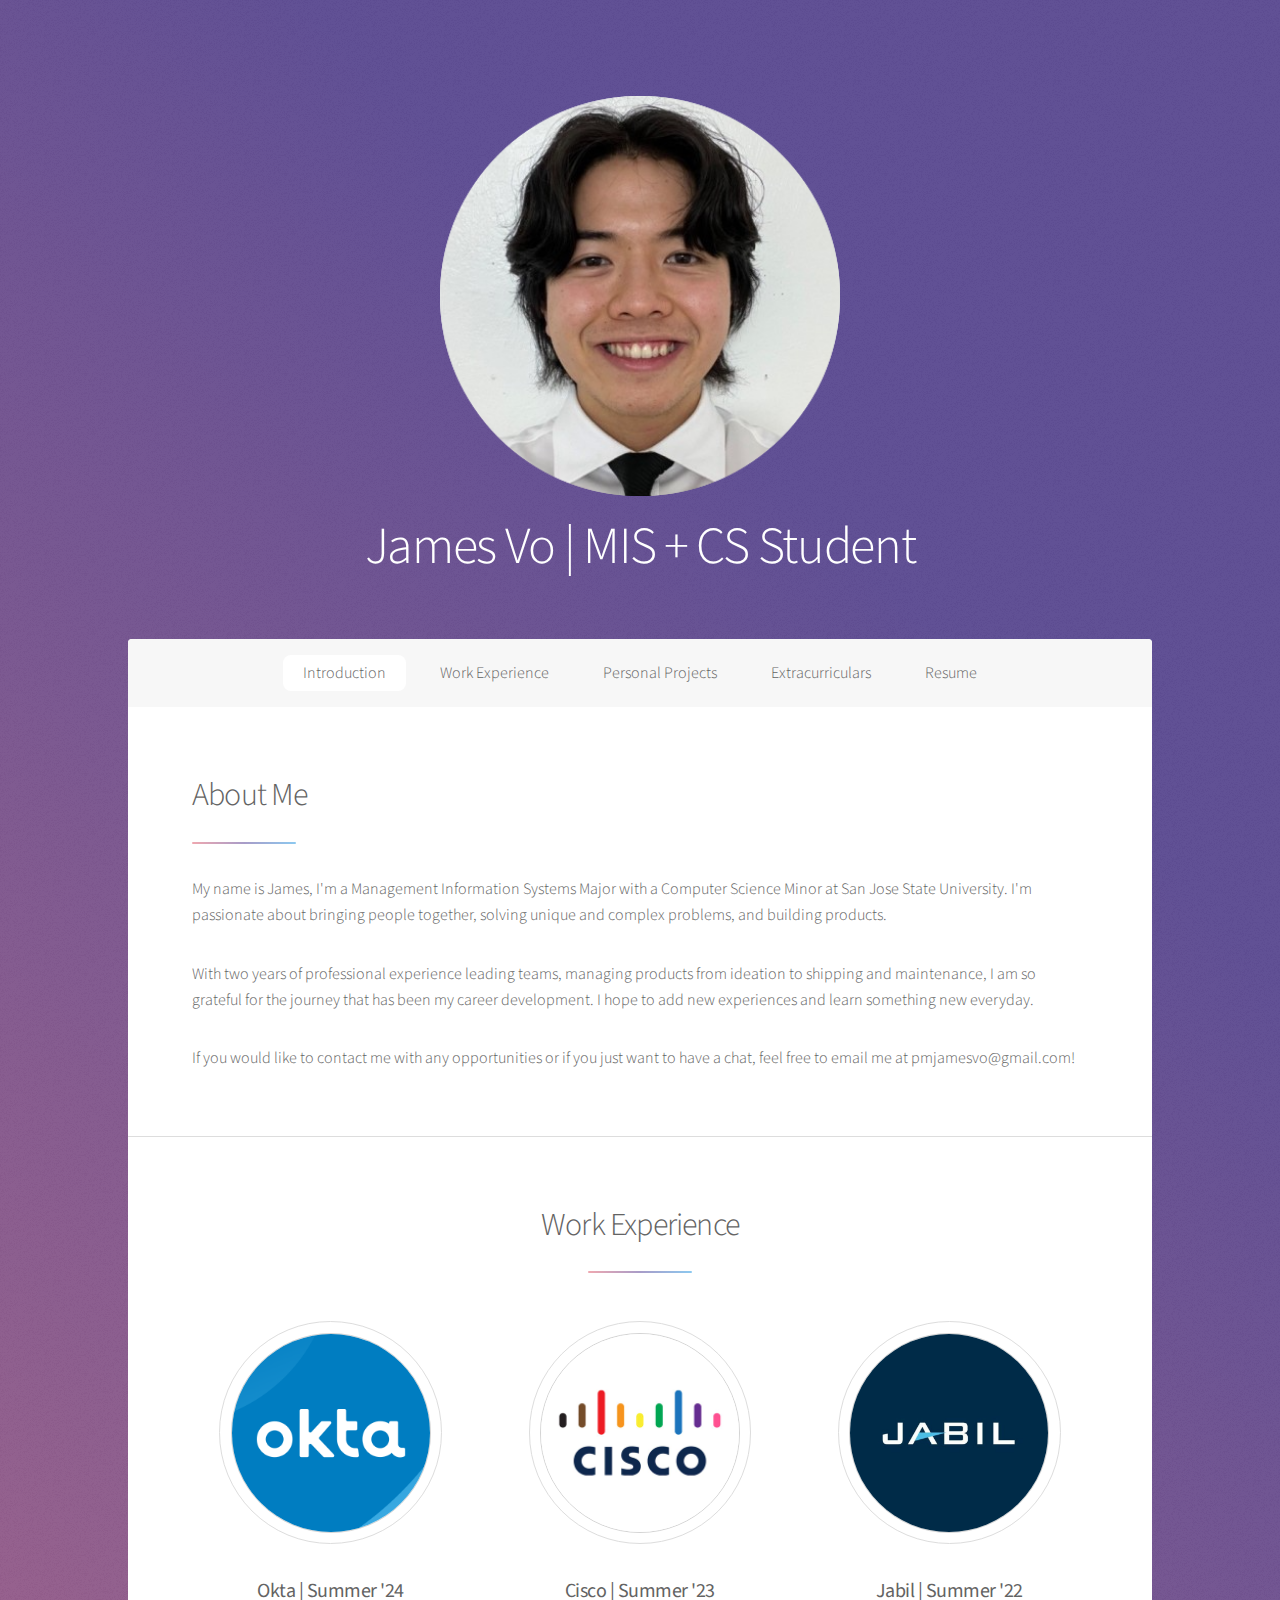
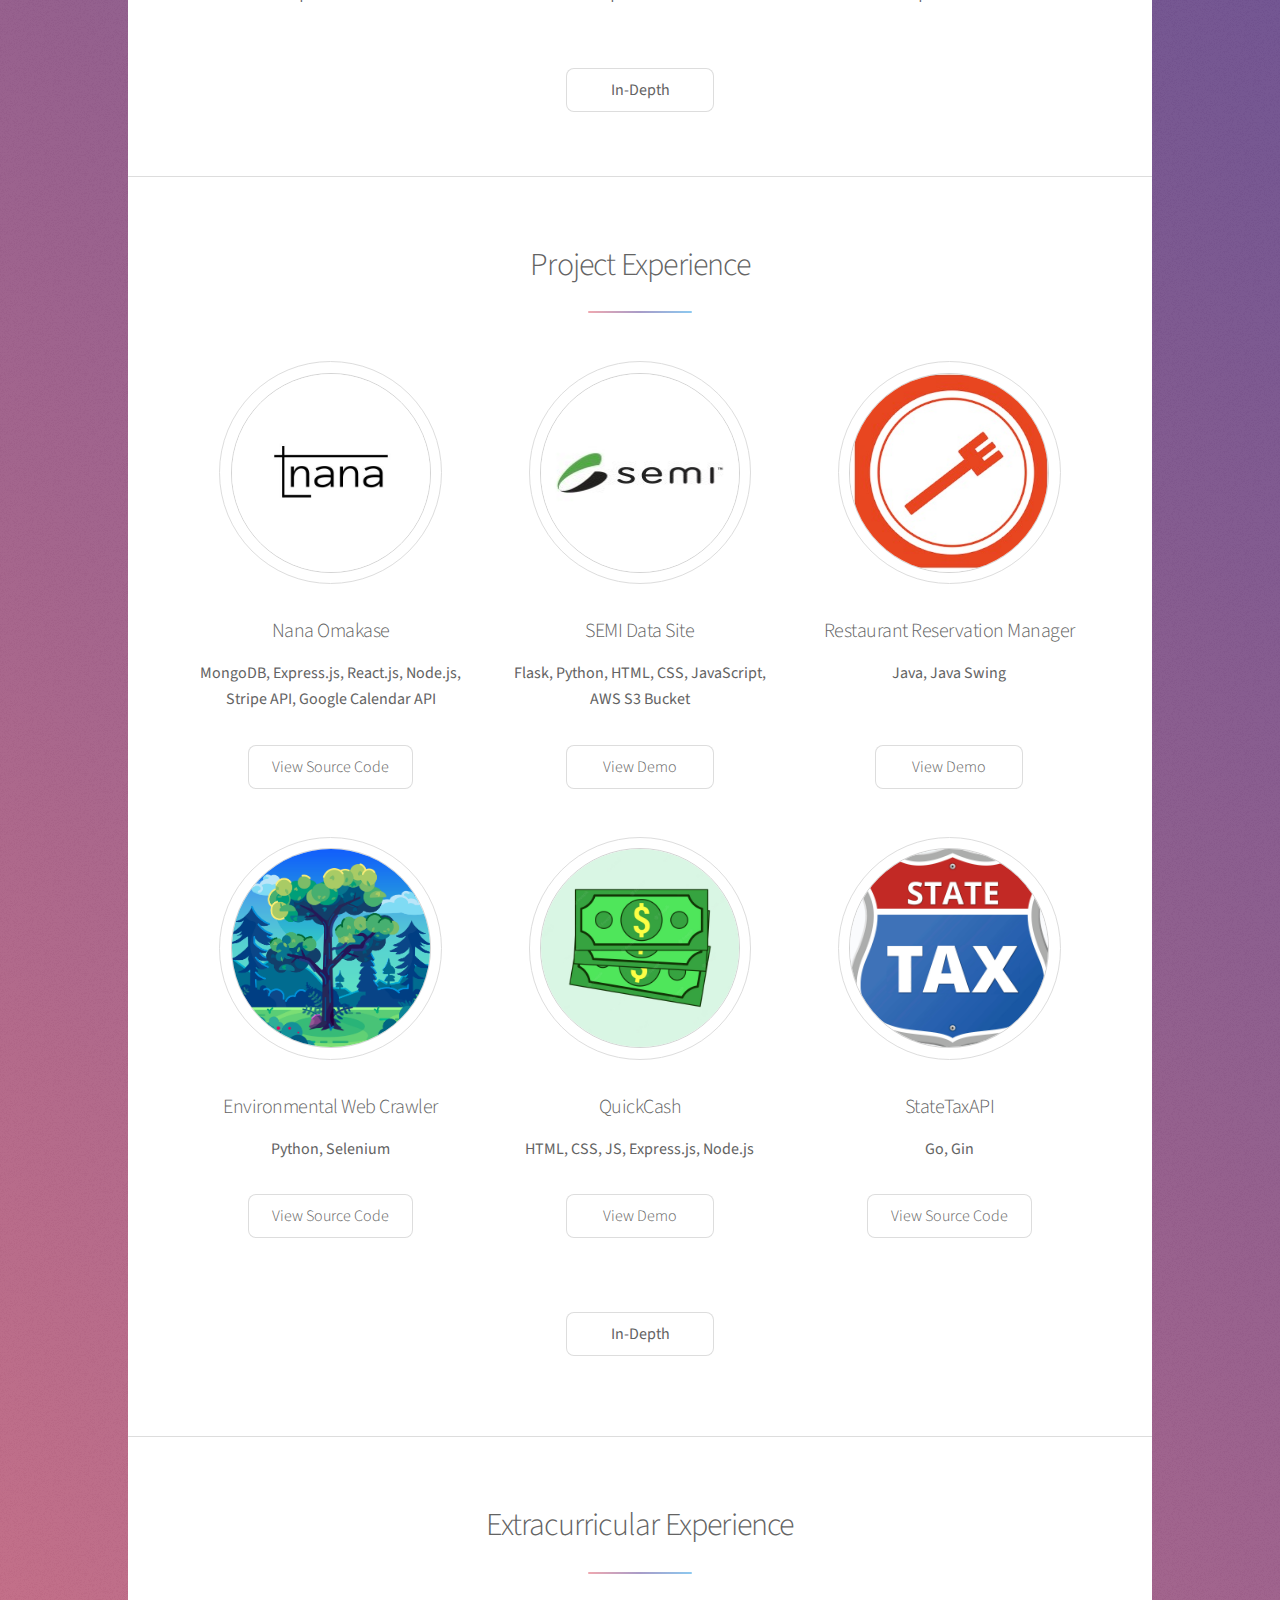
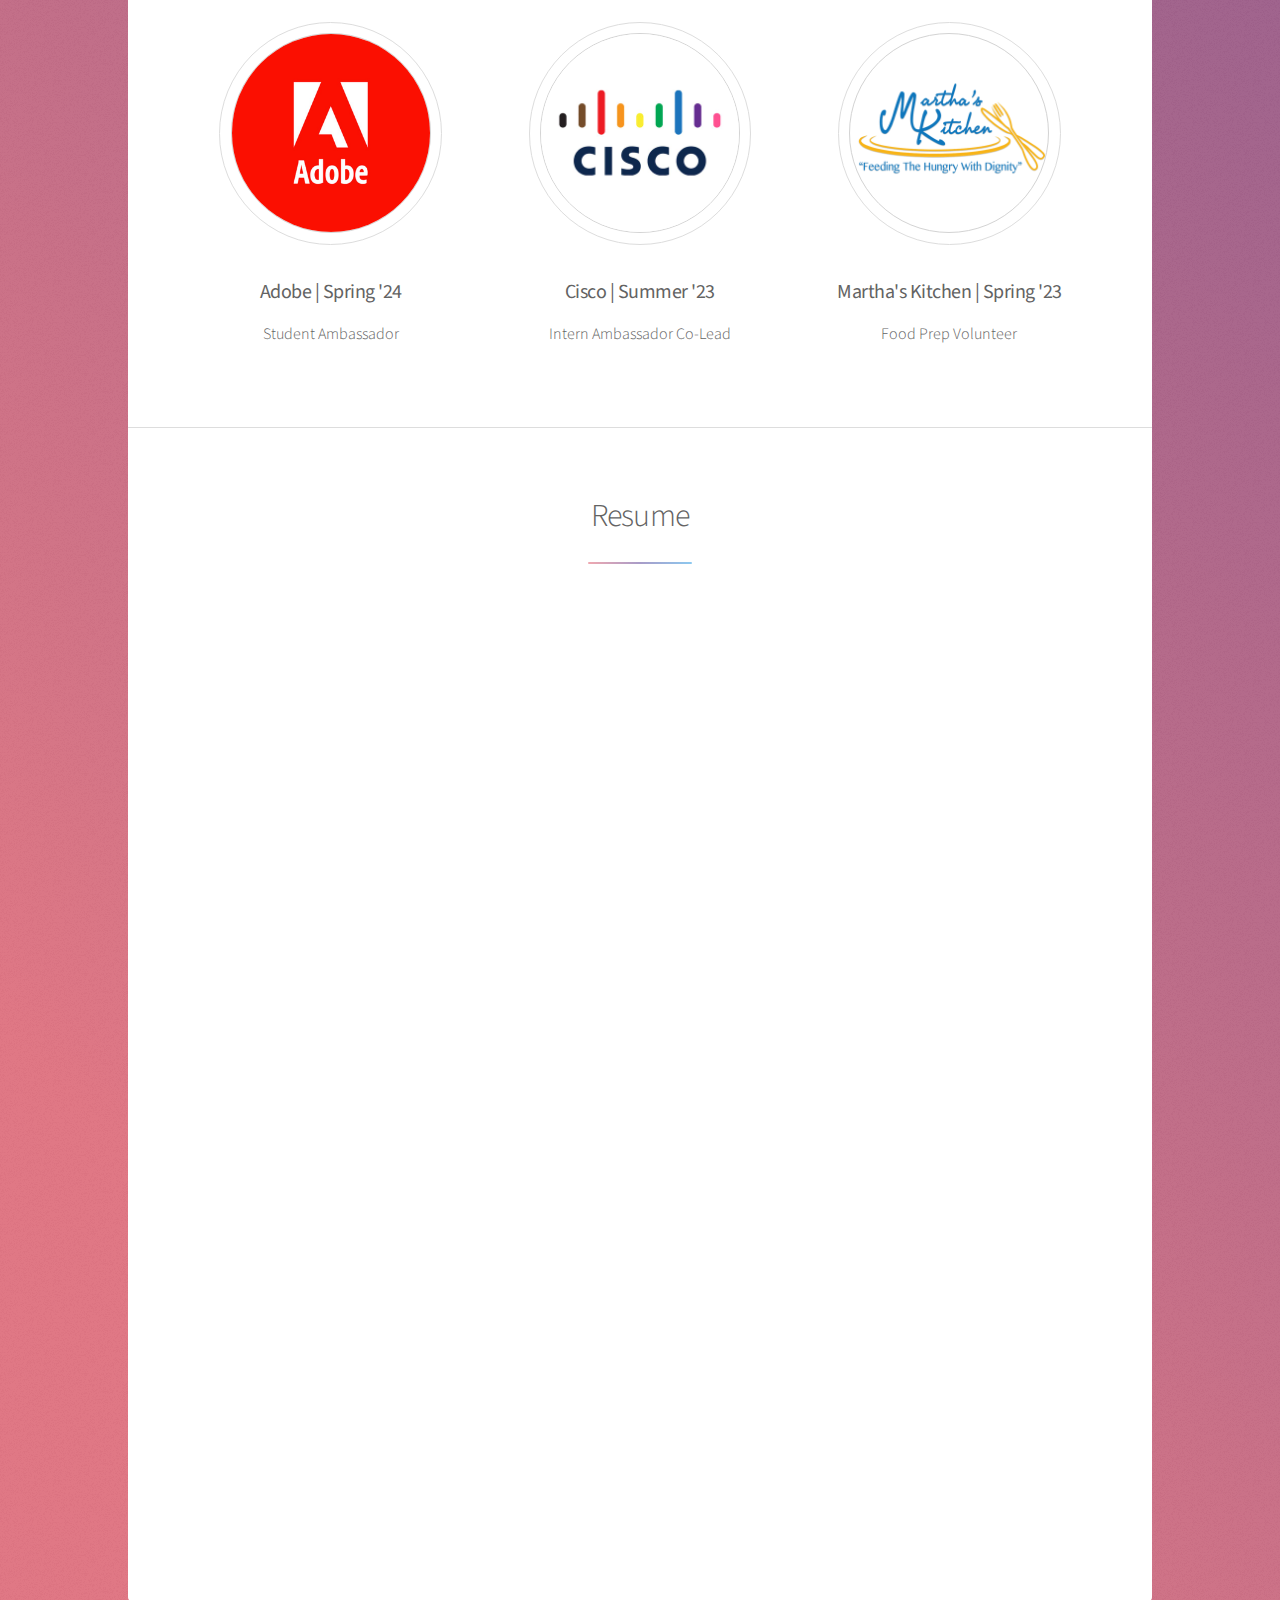
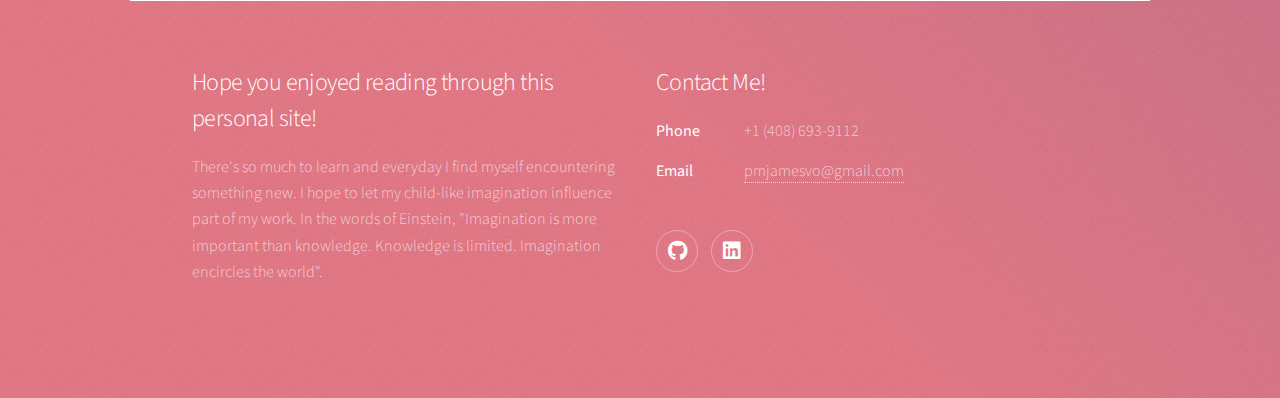
<file: index.html>
<!DOCTYPE HTML>

<html>
	<head>
		<title>James's Portfolio Site</title>
		<meta charset="utf-8" />
		<meta name="viewport" content="width=device-width, initial-scale=1, user-scalable=no" />
		<link rel="stylesheet" href="assets/css/main.css" />
		<noscript><link rel="stylesheet" href="assets/css/noscript.css" /></noscript>
	</head>
	<body class="is-preload">

		<!-- Wrapper -->
			<div id="wrapper">

				<!-- Header -->
					<header id="header" class="alt">
						<span class="logo"><img src="images/me.png" alt = ""/></span>
						<!-- <span class="logo"><img src="images/profpicFINAL.png" alt = ""/></span> -->
						
						<h1>James Vo | MIS + CS Student</h1>
		
					</header>

				<!-- Nav -->
					<nav id="nav">
						<ul>
							<li><a href="#intro" class="active">Introduction</a></li>
							<li><a href="#first">Work Experience</a></li>
							<li><a href="#second">Personal Projects</a></li>
							<li><a href="#third">Extracurriculars</a></li>
							<li><a href="#cta">Resume</a></li>
						</ul>
					</nav>

				<!-- Main dsds-->
					<div id="main">

						<!-- Introduction -->
							<section id="intro" class="main">
								<div class="spotlight">
									<div class="content">
										<header class="major">
											<h2>About Me</h2>
										</header>
										<p> My name is James, I'm a Management Information Systems Major with a Computer Science Minor at San Jose State University. I'm passionate about bringing people together, solving unique and complex problems, and building products.
											</p>
											<p>
											With two years of professional experience 
											leading teams, managing products from ideation to shipping and maintenance, I am so grateful for the journey that has been my career development. I hope 
											to add new experiences and learn something new everyday.
										</p>

										<p>
											If you would like to contact me with any opportunities or if you just want to have a chat, feel free to email me at pmjamesvo@gmail.com!


										</p>


										<!-- <ul class="actions">
											<li><a href="aboutme.html" class="button">Learn More</a></li>
										</ul> -->
								
							</section>

						<!-- First Section -->
							<section id="first" class="main special">
								<header class="major">
									<h2>Work Experience</h2>
								</header>
								<ul class="features">

									<li>
										<span class="icon major style3">
											<span class="circular-image"><img src = "images/oktaimage.png"/></span>
										</span>
										<h3><b>Okta | Summer '24</b></h3>
										<p></p>
									</li>
									<li>
										<span class="icon major style3">
											<span class="circular-image"><img src = "images/ciscorainbow.jpg"/></span>
										</span>
										<h3><b>Cisco | Summer '23</b></h3>
										<p></p>
									</li>
									<li>
										<span class="icon major style3">
											<span class="circular-image"><img src = "images/jabilimage.jpg"/></span>
										</span>
										<h3><b>Jabil | Summer '22</b></h3>
										<p></p>
									</li>

									
									
								</ul>
								<footer class="major">
									<ul class="actions special">
										<li><a href="aworkexperience.html" class="button"><b>In-Depth</b></a></li>
									</ul>
								</footer>
							</section>

						<!-- Second Section -->
							<section id="second" class="main special">
								<header class="major">
									<h2>Project Experience</h2>
							
								</header>
								<ul class="features">

									<li>
										<span class="icon major style3">
											<span class="circular-image"><img src = "images/Nana.jpg"/></span>
										</span>
										<h3>Nana Omakase</h3>
										<p><b>MongoDB, Express.js, React.js, Node.js, Stripe API, Google Calendar API</b></p>

										<a href="https://github.com/pmjamez/ShichiResSite" class="button">View Source Code</a>
							
		
									</li>

							
									<li>
										<span class="icon major style3">
											<span class="circular-image"><img src = "images/semipic2.jpg"/></span>
										</span>
										<h3>SEMI Data Site</h3>
										<p><b></nb>Flask, Python, HTML, CSS, JavaScript, AWS S3 Bucket</b></p>

										<a href="aprojectexperience.html#second" class="button">View Demo</a>
									
						
									</li>

									<li>
										<span class="icon major style3">
											<span class="circular-image"><img src = "images/RestaurantResPic.jpg"/></span>
										</span>
										<h3>Restaurant Reservation Manager</h3>
										<p><b>Java, Java Swing</b></p>
										<br>
										<a href="https://github.com/RommelAquinoJr/CS151-Sushi_Reservation_Site" class="button">View Demo</a>
							
		
									</li>
									<li>
										<span class="icon major style3">
											<span class="circular-image"><img src = "images/treeimage.jpg"/></span>
										</span>
										<h3>Environmental Web Crawler</h3>
										<p><b>Python, Selenium</b></p>
										<a href="https://github.com/pmjamez/BUS4-119A"class="button">View Source Code</a>
						
									</li>
									<li>
										<span class="icon major style3">
											<span class="circular-image"><img src = "images/moneyimage.jpg"/></span>
										</span>
										<h3>QuickCash</h3>
										<p><b>HTML, CSS, JS, Express.js, Node.js</b></p>

										<a href="https://simplemoneycalculator.vercel.app/" class="button">View Demo</a><br><br>
					
					
										
		
									</li>
								
									<li>
										<span class="icon major style3">
											<span class="circular-image"><img src = "images/statetaximage.jpg"/></span>
										</span>
										<h3>StateTaxAPI</h3>
										<p><b>Go, Gin</b></p>
										<a href="https://github.com/pmjamez/stateapi" class="button">View Source Code</a>
							
		
									</li>
									
								</ul>

								<a href="aprojectexperience.html" class="button"><b>In-Depth</b></a>
						
								<p class="content"></p>
								<footer class="major">
									
								</footer>
							</section>

							

						<!-- Get Started -->
							<section id="third" class="main special">
								<header class="major">
									<h2>Extracurricular Experience</h2>
								</header>
								<ul class="features">
									<li>
										<span class="icon major style3">
											<span class="circular-image"><img src = "images/adobepic.jpg"/></span>
										</span>
										<h3><b>Adobe | Spring '24</b></h3>
										<p>Student Ambassador</p>
									</li>
									<li>
										<span class="icon major style3">
											<span class="circular-image"><img src = "images/ciscorainbow.jpg"/></span>
										</span>
										<h3><b>Cisco | Summer '23</b></h3>
										<p>Intern Ambassador Co-Lead</p>
									</li>

									<li>
										<span class="icon major style3">
											<span class="circular-image"><img src = "images/marthaimage.png"/></span>
										</span>
										<h3><b>Martha's Kitchen | Spring '23</b></h3>
										<p>Food Prep Volunteer</p>
									</li>
									
								</ul>
								
							</section>

							


							<section id="#cta" class="main special">
								<header class="major">
									<h2>Resume</h2>
								</header>
								<div id="interactive-resume">
									<iframe src="images/James_Vo_Resume_44_5 (1) copy.pdf" width="100%" height="900px"></iframe>
								</div>
								<footer class="major">
									
								</footer>
							</section>

					</div>

				<!-- Footer -->
					<footer id="footer">
						<section>
							<h2>Hope you enjoyed reading through this personal site!</h2>
							<p>There's so much to learn and everyday I find myself encountering something new. 
								I hope to let my child-like imagination influence part of my work. In the words of Einstein, "Imagination is more important than knowledge. Knowledge is limited. Imagination encircles the world". </p>
				
						</section>
						<section>
							<h2>Contact Me!</h2>
							<dl class="alt">
								<dt>Phone</dt>
								<dd>+1 (408) 693-9112</dd>
								<dt>Email</dt>
								<dd><a href="#">pmjamesvo@gmail.com</a></dd>
							</dl>
							<ul class="icons">

								<li><a href="https://github.com/pmjamez" class="icon brands fa-github alt"><span class="label" target="_blank">GitHub</span></a></li>
								
								<li><a href="https://www.linkedin.com/in/jamsvo/" class="icon brands fa-linkedin alt"><span class="label" target="_blank">LinkedIn</span></a></li>
								
							</ul>
						</section>
					</footer>

			</div>

		<!-- Scripts -->
			<script src="assets/js/jquery.min.js"></script>
			<script src="assets/js/jquery.scrollex.min.js"></script>
			<script src="assets/js/jquery.scrolly.min.js"></script>
			<script src="assets/js/browser.min.js"></script>
			<script src="assets/js/breakpoints.min.js"></script>
			<script src="assets/js/util.js"></script>
			<script src="assets/js/main.js"></script>

	</body>
</html>
</file>
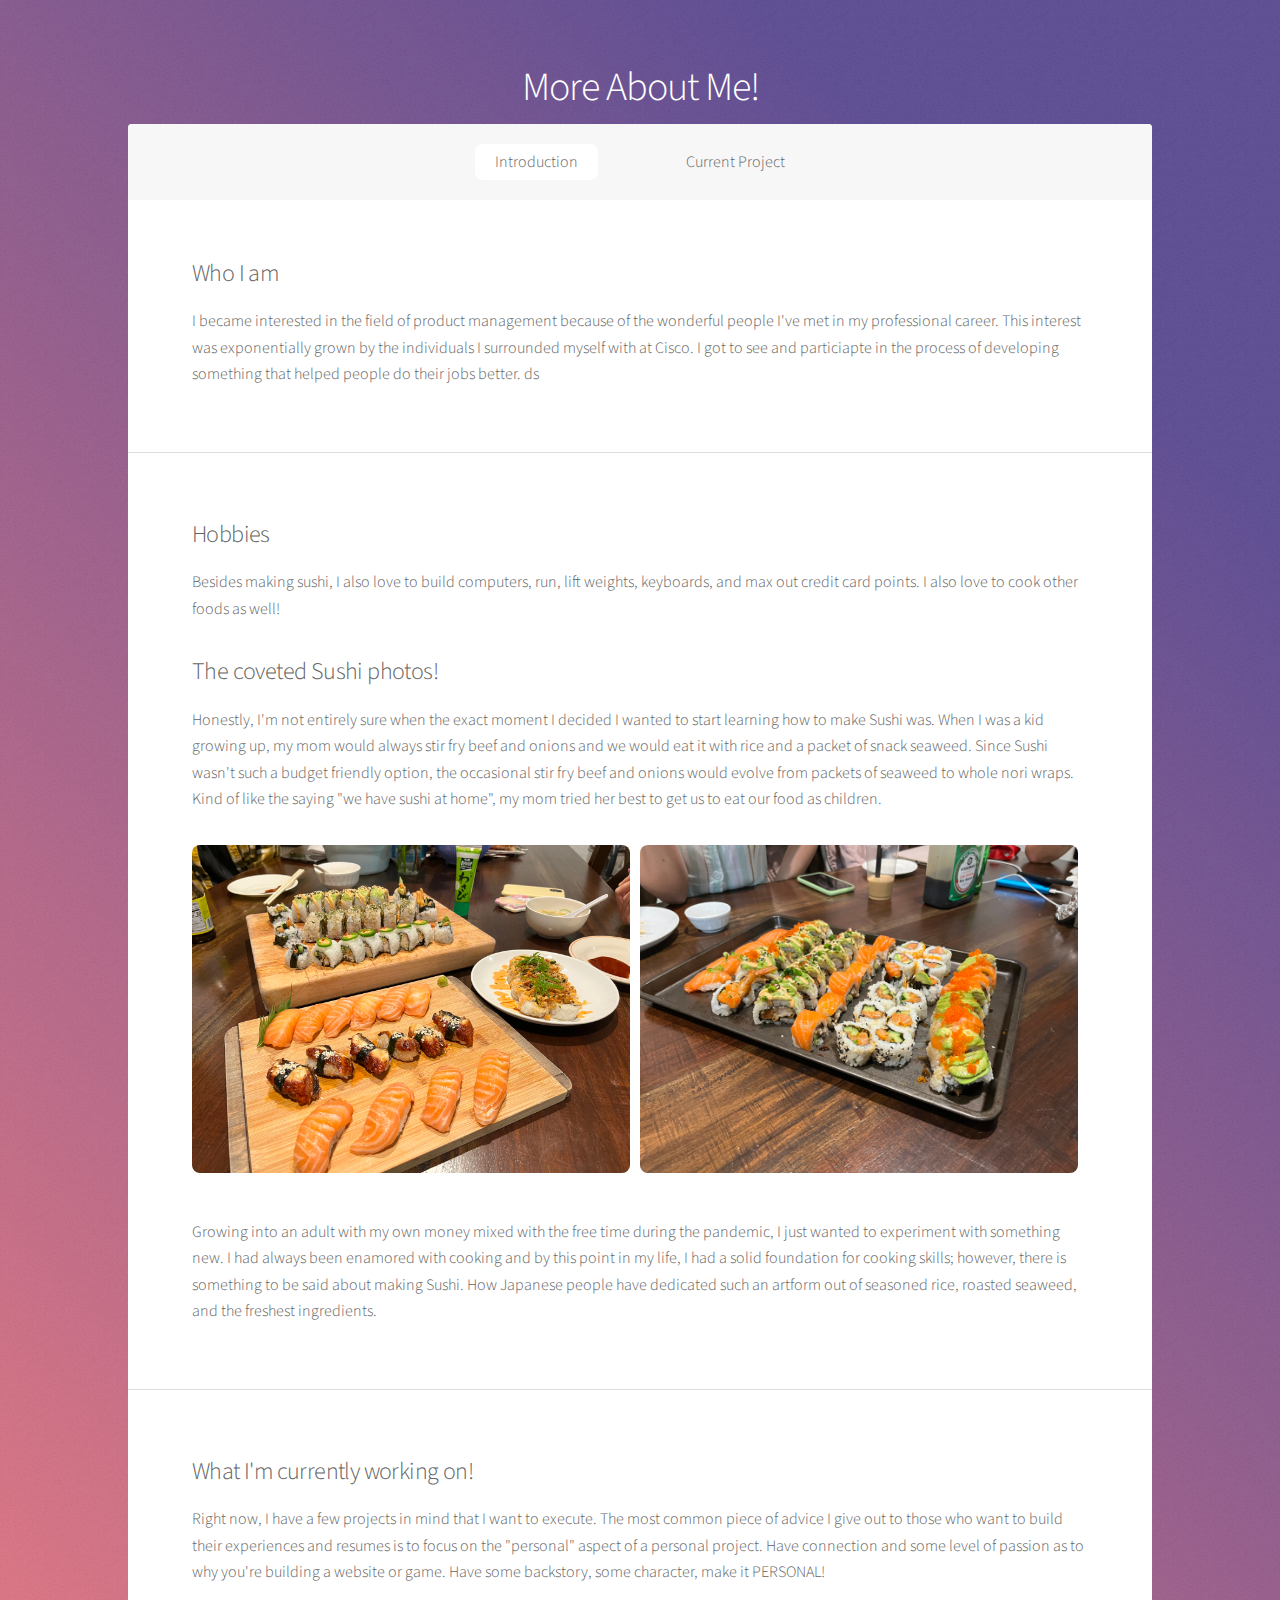
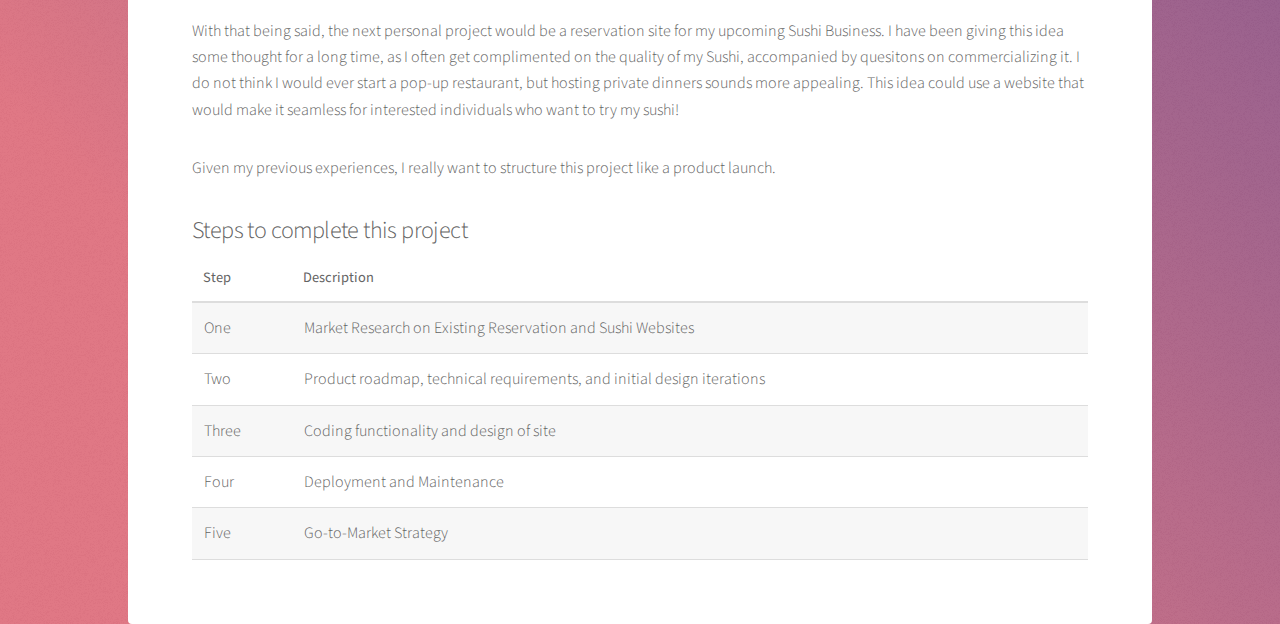
<file: aboutme.html>
<!DOCTYPE HTML>

<html>
	<head>
		<title>More</title>
		<meta charset="utf-8" />
		<meta name="viewport" content="width=device-width, initial-scale=1, user-scalable=no" />
		<link rel="stylesheet" href="assets/css/main.css" />
		<noscript><link rel="stylesheet" href="assets/css/noscript.css" /></noscript>
	</head>
	<body class="is-preload">

		<!-- Wrapper -->
			<div id="wrapper">

				<!-- Header -->
					<header id="header">
						<h1>More About Me!</h1>
					
					</header>

					<nav id="nav">
						<ul>
							<li><a href="#first">Introduction</a></li>
							<li><a href="#second"></a></li>
							<li><a href="#cta">Current Project</a></li>
	
						</ul>
					</nav>

				<!-- Main -->
					<div id="main">

						<section id = "first" class = "main">
							<h2>Who I am</h2>
							<p>I became interested in the field of product management because of the wonderful people I've met in my professional career. This interest 
								was exponentially grown by the individuals I surrounded myself with at Cisco. I got to see and particiapte in the process of developing something 
								that helped people do their jobs better.
								ds
							</p>
							<p>
							</p>

						</section>

						<!-- Content -->
							<section id="second" class="main">
								<h2>Hobbies</h2>
								<p>Besides making sushi, I also love to build computers, run, lift weights, keyboards, and max out credit card points. I also love to cook 
									other foods as well! 
								</p>
								
								
								<h2>The coveted Sushi photos!</h2>
								<p>Honestly, I'm not entirely sure when the exact moment I decided I wanted to start learning how to make Sushi was. When I was a kid
									growing up, my mom would always stir fry beef and onions and we would eat it with rice and a packet of snack seaweed. Since 
									Sushi wasn't such a budget friendly option, the occasional stir fry beef and onions would evolve from packets of seaweed to whole nori wraps.
									Kind of like the saying "we have sushi at home", my mom tried her best to get us to eat our food as children.
								</p>
								<div class="image-container">
									<div class = "image main">
										<img class = "image2" src="images/sushiphotosmall.jpg" alt="" />
									</div>
									<div class = "image main">
										<img class = "image2" src="images/sushi2.jpg" alt="" />
									</div>
								</div>
								<p>Growing into an adult with my own money mixed with the free time during the pandemic, I just wanted to experiment with something new. I had always 
									been enamored with cooking and by 
									this point in my life, I had a solid foundation for cooking skills; however, 
									there is something to be said about making Sushi. How Japanese people have dedicated such
									an artform out of seasoned rice, roasted seaweed, and the freshest ingredients.

								</p>
							</section>

							
							<section id = "cta" class = "main">
								
								<h2>What I'm currently working on! </h2>
								<p>Right now, I have a few projects in mind that I want to execute. 
									The most common piece of advice I give out to those who want to build their experiences 
									and resumes is to focus on the "personal" aspect of a personal project. Have connection and some level 
									of passion as to why you're building a website or 
									game. Have some backstory, some character, make it PERSONAL! 

								</p>
								<p>With that being said, the next personal project would be a reservation site for my upcoming Sushi Business. 
									I have been giving this idea some thought for a long time, as I often get complimented on the quality of my Sushi, 
									accompanied by quesitons on commercializing it. I do not think I would ever start a pop-up restaurant, but hosting private
									dinners sounds more appealing. This idea could use a website that would make it seamless for interested
									individuals who want to try my sushi! 
								</p>
								<p>Given my previous experiences, I really want to structure this project like a product launch.
								</p>
								<h2>Steps to complete this project</h2>
										<div class="table-wrapper">
											<table>
												<thead>
													<tr>
														<th>Step</th>
														<th>Description</th>
														
													</tr>
												</thead>
												<tbody>
													<tr>
														<td>One</td>
														<td>Market Research on Existing Reservation and Sushi Websites</td>
													</tr>
													<tr>
														<td>Two</td>
														<td>Product roadmap, technical requirements, and initial design iterations</td>
														
													</tr>
													<tr>
														<td>Three</td>
														<td>Coding functionality and design of site </td>
														
													</tr>
													<tr>
														<td>Four</td>
														<td>Deployment and Maintenance</td>
														
													</tr>
													<tr>
														<td>Five</td>
														<td>Go-to-Market Strategy</td>
														
													</tr>
												</tbody>
										
											</table>
										</div>
								
					
							</section>
					</div>

			

			</div>

		<!-- Scripts -->
			<script src="assets/js/jquery.min.js"></script>
			<script src="assets/js/jquery.scrollex.min.js"></script>
			<script src="assets/js/jquery.scrolly.min.js"></script>
			<script src="assets/js/browser.min.js"></script>
			<script src="assets/js/breakpoints.min.js"></script>
			<script src="assets/js/util.js"></script>
			<script src="assets/js/main.js"></script>

	</body>
</html>
</file>
<file: assets/css/noscript.css>
/*
	Stellar by HTML5 UP
	html5up.net | @ajlkn
	Free for personal and commercial use under the CCA 3.0 license (html5up.net/license)
*/

/* Header */

	body.is-preload #header.alt > * {
		opacity: 1;
	}

	body.is-preload #header.alt .logo {
		-moz-transform: none;
		-webkit-transform: none;
		-ms-transform: none;
		transform: none;
		
	
	}
</file>
<file: assets/css/main.css>
@import url(fontawesome-all.min.css);
@import 'https://fonts.googleapis.com/css?family=Source+Sans+Pro:300,400';

/*
	Stellar by HTML5 UP
	html5up.net | @ajlkn
	Free for personal and commercial use under the CCA 3.0 license (html5up.net/license)
*/

html, body, div, span, applet, object,
iframe, h1, h2, h3, h4, h5, h6, p, blockquote,
pre, a, abbr, acronym, address, big, cite,
code, del, dfn, em, img, ins, kbd, q, s, samp,
small, strike, strong, sub, sup, tt, var, b,
u, i, center, dl, dt, dd, ol, ul, li, fieldset,
form, label, legend, table, caption, tbody,
tfoot, thead, tr, th, td, article, aside,
canvas, details, embed, figure, figcaption,
footer, header, hgroup, menu, nav, output, ruby,
section, summary, time, mark, audio, video {
	margin: 0;
	padding: 0;
	border: 0;
	font-size: 100%;
	font: inherit;
	vertical-align: baseline;}

article, aside, details, figcaption, figure,
footer, header, hgroup, menu, nav, section {
	display: block;}

body {
	line-height: 1;
}

ol, ul {
	list-style: none;
}

blockquote, q {
	quotes: none;
}

	blockquote:before, blockquote:after, q:before, q:after {
		content: '';
		content: none;
	}

table {
	border-collapse: collapse;
	border-spacing: 0;
}

body {
	-webkit-text-size-adjust: none;
}

mark {
	background-color: transparent;
	color: inherit;
}

input::-moz-focus-inner {
	border: 0;
	padding: 0;
}

input, select, textarea {
	-moz-appearance: none;
	-webkit-appearance: none;
	-ms-appearance: none;
	appearance: none;
}

/* Basic */

	@-ms-viewport {
		width: device-width;
	}

	body {
		-ms-overflow-style: scrollbar;
	}

	@media screen and (max-width: 480px) {

		html, body {
			min-width: 320px;
		}

	}

	html {
		box-sizing: border-box;
	}

	*, *:before, *:after {
		box-sizing: inherit;
	}

	body {
		background-color: #935d8c;
		background-image: url("images/overlay.png"), -moz-linear-gradient(45deg, #e37682 15%, #5f4d93 85%);
		background-image: url("images/overlay.png"), -webkit-linear-gradient(45deg, #e37682 15%, #5f4d93 85%);
		background-image: url("images/overlay.png"), -ms-linear-gradient(45deg, #e37682 15%, #5f4d93 85%);
		background-image: url("images/overlay.png"), linear-gradient(45deg, #e37682 15%, #5f4d93 85%);
	}

		body.is-preload *, body.is-preload *:before, body.is-preload *:after {
			-moz-animation: none !important;
			-webkit-animation: none !important;
			-ms-animation: none !important;
			animation: none !important;
			-moz-transition: none !important;
			-webkit-transition: none !important;
			-ms-transition: none !important;
			transition: none !important;
		}

/* Type */

	body {
		background-color: #935d8c;
		color: rgba(255, 255, 255, 0.65);
	}

	body, input, select, textarea {
		font-family: "Source Sans Pro", Helvetica, sans-serif;
		font-size: 17pt;
		font-weight: 300;
		line-height: 1.65;
	}

		@media screen and (max-width: 1680px) {

			body, input, select, textarea {
				font-size: 14pt;
			}

		}

		@media screen and (max-width: 1280px) {

			body, input, select, textarea {
				font-size: 12pt;
			}

		}

		@media screen and (max-width: 360px) {

			body, input, select, textarea {
				font-size: 11pt;
			}

		}

	a {
		-moz-transition: color 0.2s ease, border-bottom 0.2s ease;
		-webkit-transition: color 0.2s ease, border-bottom 0.2s ease;
		-ms-transition: color 0.2s ease, border-bottom 0.2s ease;
		transition: color 0.2s ease, border-bottom 0.2s ease;
		text-decoration: none;
		border-bottom: dotted 1px;
		color: inherit;
	}

		a:hover {
			border-bottom-color: transparent;
		}

	strong, b {
		font-weight: 400;
	}

	em, i {
		font-style: italic;
	}

	p {
		margin: 0 0 2em 0;
	}

		p.content {
			-moz-columns: 20em 2;
			-webkit-columns: 20em 2;
			-ms-columns: 20em 2;
			columns: 20em 2;
			-moz-column-gap: 2em;
			-webkit-column-gap: 2em;
			-ms-column-gap: 2em;
			column-gap: 2em;
			text-align: justify;
		}

	h1, h2, h3, h4, h5, h6 {
		font-weight: 300;
		line-height: 1.5;
		margin: 0 0 0.7em 0;
		letter-spacing: -0.025em;
	}

		h1 a, h2 a, h3 a, h4 a, h5 a, h6 a {
			color: inherit;
			text-decoration: none;
		}

	h1 {
		font-size: 2.5em;
		line-height: 1.2;
	}

	h2 {
		font-size: 1.5em;
	}

	h3 {
		font-size: 1.25em;
	}

	h4 {
		font-size: 1.1em;
	}

	h5 {
		font-size: 0.9em;
	}

	h6 {
		font-size: 0.7em;
	}

	@media screen and (max-width: 736px) {

		h1 {
			font-size: 2em;
		}

	}

	sub {
		font-size: 0.8em;
		position: relative;
		top: 0.5em;
	}

	sup {
		font-size: 0.8em;
		position: relative;
		top: -0.5em;
	}

	blockquote {
		border-left: solid 4px;
		font-style: italic;
		margin: 0 0 2em 0;
		padding: 0.5em 0 0.5em 2em;
	}

	code {
		border-radius: 8px;
		border: solid 1px;
		font-family: "Courier New", monospace;
		font-size: 0.9em;
		margin: 0 0.25em;
		padding: 0.25em 0.65em;
	}

	pre {
		-webkit-overflow-scrolling: touch;
		font-family: "Courier New", monospace;
		font-size: 0.9em;
		margin: 0 0 2em 0;
	}

		pre code {
			display: block;
			line-height: 1.75;
			padding: 1em 1.5em;
			overflow-x: auto;
		}

	hr {
		border: 0;
		border-bottom: solid 1px;
		margin: 2em 0;
	}

		hr.major {
			margin: 3em 0;
		}

	.align-left {
		text-align: left;
	}

	.align-center {
		text-align: center;
	}

	.align-right {
		text-align: right;
	}

	input, select, textarea {
		color: #ffffff;
	}

	a:hover {
		color: #ffffff;
	}

	strong, b {
		color: #ffffff;
	}

	h1, h2, h3, h4, h5, h6 {
		color: #ffffff;
	}

	blockquote {
		border-left-color: rgba(255, 255, 255, 0.35);
	}

	code {
		background: rgba(255, 255, 255, 0.075);
		border-color: rgba(255, 255, 255, 0.35);
	}

	hr {
		border-bottom-color: rgba(255, 255, 255, 0.35);
	}

/* Row */

	.row {
		display: flex;
		flex-wrap: wrap;
		box-sizing: border-box;
		align-items: stretch;
	}

		.row > * {
			box-sizing: border-box;
		}

		.row.gtr-uniform > * > :last-child {
			margin-bottom: 0;
		}

		.row.aln-left {
			justify-content: flex-start;
		}

		.row.aln-center {
			justify-content: center;
		}

		.row.aln-right {
			justify-content: flex-end;
		}

		.row.aln-top {
			align-items: flex-start;
		}

		.row.aln-middle {
			align-items: center;
		}

		.row.aln-bottom {
			align-items: flex-end;
		}

		.row > .imp {
			order: -1;
		}

		.row > .col-1 {
			width: 8.33333%;
		}

		.row > .off-1 {
			margin-left: 8.33333%;
		}

		.row > .col-2 {
			width: 16.66667%;
		}

		.row > .off-2 {
			margin-left: 16.66667%;
		}

		.row > .col-3 {
			width: 25%;
		}

		.row > .off-3 {
			margin-left: 25%;
		}

		.row > .col-4 {
			width: 33.33333%;
		}

		.row > .off-4 {
			margin-left: 33.33333%;
		}

		.row > .col-5 {
			width: 41.66667%;
		}

		.row > .off-5 {
			margin-left: 41.66667%;
		}

		.row > .col-6 {
			width: 50%;
		}

		.row > .off-6 {
			margin-left: 50%;
		}

		.row > .col-7 {
			width: 58.33333%;
		}

		.row > .off-7 {
			margin-left: 58.33333%;
		}

		.row > .col-8 {
			width: 66.66667%;
		}

		.row > .off-8 {
			margin-left: 66.66667%;
		}

		.row > .col-9 {
			width: 75%;
		}

		.row > .off-9 {
			margin-left: 75%;
		}

		.row > .col-10 {
			width: 83.33333%;
		}

		.row > .off-10 {
			margin-left: 83.33333%;
		}

		.row > .col-11 {
			width: 91.66667%;
		}

		.row > .off-11 {
			margin-left: 91.66667%;
		}

		.row > .col-12 {
			width: 100%;
		}

		.row > .off-12 {
			margin-left: 100%;
		}

		.row.gtr-0 {
			margin-top: 0;
			margin-left: 0em;
		}

			.row.gtr-0 > * {
				padding: 0 0 0 0em;
			}

			.row.gtr-0.gtr-uniform {
				margin-top: 0em;
			}

				.row.gtr-0.gtr-uniform > * {
					padding-top: 0em;
				}

		.row.gtr-25 {
			margin-top: 0;
			margin-left: -0.375em;
		}

			.row.gtr-25 > * {
				padding: 0 0 0 0.375em;
			}

			.row.gtr-25.gtr-uniform {
				margin-top: -0.375em;
			}

				.row.gtr-25.gtr-uniform > * {
					padding-top: 0.375em;
				}

		.row.gtr-50 {
			margin-top: 0;
			margin-left: -0.75em;
		}

			.row.gtr-50 > * {
				padding: 0 0 0 0.75em;
			}

			.row.gtr-50.gtr-uniform {
				margin-top: -0.75em;
			}

				.row.gtr-50.gtr-uniform > * {
					padding-top: 0.75em;
				}

		.row {
			margin-top: 0;
			margin-left: -1.5em;
		}

			.row > * {
				padding: 0 0 0 1.5em;
			}

			.row.gtr-uniform {
				margin-top: -1.5em;
			}

				.row.gtr-uniform > * {
					padding-top: 1.5em;
				}

		.row.gtr-150 {
			margin-top: 0;
			margin-left: -2.25em;
		}

			.row.gtr-150 > * {
				padding: 0 0 0 2.25em;
			}

			.row.gtr-150.gtr-uniform {
				margin-top: -2.25em;
			}

				.row.gtr-150.gtr-uniform > * {
					padding-top: 2.25em;
				}

		.row.gtr-200 {
			margin-top: 0;
			margin-left: -3em;
		}

			.row.gtr-200 > * {
				padding: 0 0 0 3em;
			}

			.row.gtr-200.gtr-uniform {
				margin-top: -3em;
			}

				.row.gtr-200.gtr-uniform > * {
					padding-top: 3em;
				}

		@media screen and (max-width: 1680px) {

			.row {
				display: flex;
				flex-wrap: wrap;
				box-sizing: border-box;
				align-items: stretch;
			}

				.row > * {
					box-sizing: border-box;
				}

				.row.gtr-uniform > * > :last-child {
					margin-bottom: 0;
				}

				.row.aln-left {
					justify-content: flex-start;
				}

				.row.aln-center {
					justify-content: center;
				}

				.row.aln-right {
					justify-content: flex-end;
				}

				.row.aln-top {
					align-items: flex-start;
				}

				.row.aln-middle {
					align-items: center;
				}

				.row.aln-bottom {
					align-items: flex-end;
				}

				.row > .imp-xlarge {
					order: -1;
				}

				.row > .col-1-xlarge {
					width: 8.33333%;
				}

				.row > .off-1-xlarge {
					margin-left: 8.33333%;
				}

				.row > .col-2-xlarge {
					width: 16.66667%;
				}

				.row > .off-2-xlarge {
					margin-left: 16.66667%;
				}

				.row > .col-3-xlarge {
					width: 25%;
				}

				.row > .off-3-xlarge {
					margin-left: 25%;
				}

				.row > .col-4-xlarge {
					width: 33.33333%;
				}

				.row > .off-4-xlarge {
					margin-left: 33.33333%;
				}

				.row > .col-5-xlarge {
					width: 41.66667%;
				}

				.row > .off-5-xlarge {
					margin-left: 41.66667%;
				}

				.row > .col-6-xlarge {
					width: 50%;
				}

				.row > .off-6-xlarge {
					margin-left: 50%;
				}

				.row > .col-7-xlarge {
					width: 58.33333%;
				}

				.row > .off-7-xlarge {
					margin-left: 58.33333%;
				}

				.row > .col-8-xlarge {
					width: 66.66667%;
				}

				.row > .off-8-xlarge {
					margin-left: 66.66667%;
				}

				.row > .col-9-xlarge {
					width: 75%;
				}

				.row > .off-9-xlarge {
					margin-left: 75%;
				}

				.row > .col-10-xlarge {
					width: 83.33333%;
				}

				.row > .off-10-xlarge {
					margin-left: 83.33333%;
				}

				.row > .col-11-xlarge {
					width: 91.66667%;
				}

				.row > .off-11-xlarge {
					margin-left: 91.66667%;
				}

				.row > .col-12-xlarge {
					width: 100%;
				}

				.row > .off-12-xlarge {
					margin-left: 100%;
				}

				.row.gtr-0 {
					margin-top: 0;
					margin-left: 0em;
				}

					.row.gtr-0 > * {
						padding: 0 0 0 0em;
					}

					.row.gtr-0.gtr-uniform {
						margin-top: 0em;
					}

						.row.gtr-0.gtr-uniform > * {
							padding-top: 0em;
						}

				.row.gtr-25 {
					margin-top: 0;
					margin-left: -0.375em;
				}

					.row.gtr-25 > * {
						padding: 0 0 0 0.375em;
					}

					.row.gtr-25.gtr-uniform {
						margin-top: -0.375em;
					}

						.row.gtr-25.gtr-uniform > * {
							padding-top: 0.375em;
						}

				.row.gtr-50 {
					margin-top: 0;
					margin-left: -0.75em;
				}

					.row.gtr-50 > * {
						padding: 0 0 0 0.75em;
					}

					.row.gtr-50.gtr-uniform {
						margin-top: -0.75em;
					}

						.row.gtr-50.gtr-uniform > * {
							padding-top: 0.75em;
						}

				.row {
					margin-top: 0;
					margin-left: -1.5em;
				}

					.row > * {
						padding: 0 0 0 1.5em;
					}

					.row.gtr-uniform {
						margin-top: -1.5em;
					}

						.row.gtr-uniform > * {
							padding-top: 1.5em;
						}

				.row.gtr-150 {
					margin-top: 0;
					margin-left: -2.25em;
				}

					.row.gtr-150 > * {
						padding: 0 0 0 2.25em;
					}

					.row.gtr-150.gtr-uniform {
						margin-top: -2.25em;
					}

						.row.gtr-150.gtr-uniform > * {
							padding-top: 2.25em;
						}

				.row.gtr-200 {
					margin-top: 0;
					margin-left: -3em;
				}

					.row.gtr-200 > * {
						padding: 0 0 0 3em;
					}

					.row.gtr-200.gtr-uniform {
						margin-top: -3em;
					}

						.row.gtr-200.gtr-uniform > * {
							padding-top: 3em;
						}

		}

		@media screen and (max-width: 1280px) {

			.row {
				display: flex;
				flex-wrap: wrap;
				box-sizing: border-box;
				align-items: stretch;
			}

				.row > * {
					box-sizing: border-box;
				}

				.row.gtr-uniform > * > :last-child {
					margin-bottom: 0;
				}

				.row.aln-left {
					justify-content: flex-start;
				}

				.row.aln-center {
					justify-content: center;
				}

				.row.aln-right {
					justify-content: flex-end;
				}

				.row.aln-top {
					align-items: flex-start;
				}

				.row.aln-middle {
					align-items: center;
				}

				.row.aln-bottom {
					align-items: flex-end;
				}

				.row > .imp-large {
					order: -1;
				}

				.row > .col-1-large {
					width: 8.33333%;
				}

				.row > .off-1-large {
					margin-left: 8.33333%;
				}

				.row > .col-2-large {
					width: 16.66667%;
				}

				.row > .off-2-large {
					margin-left: 16.66667%;
				}

				.row > .col-3-large {
					width: 25%;
				}

				.row > .off-3-large {
					margin-left: 25%;
				}

				.row > .col-4-large {
					width: 33.33333%;
				}

				.row > .off-4-large {
					margin-left: 33.33333%;
				}

				.row > .col-5-large {
					width: 41.66667%;
				}

				.row > .off-5-large {
					margin-left: 41.66667%;
				}

				.row > .col-6-large {
					width: 50%;
				}

				.row > .off-6-large {
					margin-left: 50%;
				}

				.row > .col-7-large {
					width: 58.33333%;
				}

				.row > .off-7-large {
					margin-left: 58.33333%;
				}

				.row > .col-8-large {
					width: 66.66667%;
				}

				.row > .off-8-large {
					margin-left: 66.66667%;
				}

				.row > .col-9-large {
					width: 75%;
				}

				.row > .off-9-large {
					margin-left: 75%;
				}

				.row > .col-10-large {
					width: 83.33333%;
				}

				.row > .off-10-large {
					margin-left: 83.33333%;
				}

				.row > .col-11-large {
					width: 91.66667%;
				}

				.row > .off-11-large {
					margin-left: 91.66667%;
				}

				.row > .col-12-large {
					width: 100%;
				}

				.row > .off-12-large {
					margin-left: 100%;
				}

				.row.gtr-0 {
					margin-top: 0;
					margin-left: 0em;
				}

					.row.gtr-0 > * {
						padding: 0 0 0 0em;
					}

					.row.gtr-0.gtr-uniform {
						margin-top: 0em;
					}

						.row.gtr-0.gtr-uniform > * {
							padding-top: 0em;
						}

				.row.gtr-25 {
					margin-top: 0;
					margin-left: -0.375em;
				}

					.row.gtr-25 > * {
						padding: 0 0 0 0.375em;
					}

					.row.gtr-25.gtr-uniform {
						margin-top: -0.375em;
					}

						.row.gtr-25.gtr-uniform > * {
							padding-top: 0.375em;
						}

				.row.gtr-50 {
					margin-top: 0;
					margin-left: -0.75em;
				}

					.row.gtr-50 > * {
						padding: 0 0 0 0.75em;
					}

					.row.gtr-50.gtr-uniform {
						margin-top: -0.75em;
					}

						.row.gtr-50.gtr-uniform > * {
							padding-top: 0.75em;
						}

				.row {
					margin-top: 0;
					margin-left: -1.5em;
				}

					.row > * {
						padding: 0 0 0 1.5em;
					}

					.row.gtr-uniform {
						margin-top: -1.5em;
					}

						.row.gtr-uniform > * {
							padding-top: 1.5em;
						}

				.row.gtr-150 {
					margin-top: 0;
					margin-left: -2.25em;
				}

					.row.gtr-150 > * {
						padding: 0 0 0 2.25em;
					}

					.row.gtr-150.gtr-uniform {
						margin-top: -2.25em;
					}

						.row.gtr-150.gtr-uniform > * {
							padding-top: 2.25em;
						}

				.row.gtr-200 {
					margin-top: 0;
					margin-left: -3em;
				}

					.row.gtr-200 > * {
						padding: 0 0 0 3em;
					}

					.row.gtr-200.gtr-uniform {
						margin-top: -3em;
					}

						.row.gtr-200.gtr-uniform > * {
							padding-top: 3em;
						}

		}

		@media screen and (max-width: 980px) {

			.row {
				display: flex;
				flex-wrap: wrap;
				box-sizing: border-box;
				align-items: stretch;
			}

				.row > * {
					box-sizing: border-box;
				}

				.row.gtr-uniform > * > :last-child {
					margin-bottom: 0;
				}

				.row.aln-left {
					justify-content: flex-start;
				}

				.row.aln-center {
					justify-content: center;
				}

				.row.aln-right {
					justify-content: flex-end;
				}

				.row.aln-top {
					align-items: flex-start;
				}

				.row.aln-middle {
					align-items: center;
				}

				.row.aln-bottom {
					align-items: flex-end;
				}

				.row > .imp-medium {
					order: -1;
				}

				.row > .col-1-medium {
					width: 8.33333%;
				}

				.row > .off-1-medium {
					margin-left: 8.33333%;
				}

				.row > .col-2-medium {
					width: 16.66667%;
				}

				.row > .off-2-medium {
					margin-left: 16.66667%;
				}

				.row > .col-3-medium {
					width: 25%;
				}

				.row > .off-3-medium {
					margin-left: 25%;
				}

				.row > .col-4-medium {
					width: 33.33333%;
				}

				.row > .off-4-medium {
					margin-left: 33.33333%;
				}

				.row > .col-5-medium {
					width: 41.66667%;
				}

				.row > .off-5-medium {
					margin-left: 41.66667%;
				}

				.row > .col-6-medium {
					width: 50%;
				}

				.row > .off-6-medium {
					margin-left: 50%;
				}

				.row > .col-7-medium {
					width: 58.33333%;
				}

				.row > .off-7-medium {
					margin-left: 58.33333%;
				}

				.row > .col-8-medium {
					width: 66.66667%;
				}

				.row > .off-8-medium {
					margin-left: 66.66667%;
				}

				.row > .col-9-medium {
					width: 75%;
				}

				.row > .off-9-medium {
					margin-left: 75%;
				}

				.row > .col-10-medium {
					width: 83.33333%;
				}

				.row > .off-10-medium {
					margin-left: 83.33333%;
				}

				.row > .col-11-medium {
					width: 91.66667%;
				}

				.row > .off-11-medium {
					margin-left: 91.66667%;
				}

				.row > .col-12-medium {
					width: 100%;
				}

				.row > .off-12-medium {
					margin-left: 100%;
				}

				.row.gtr-0 {
					margin-top: 0;
					margin-left: 0em;
				}

					.row.gtr-0 > * {
						padding: 0 0 0 0em;
					}

					.row.gtr-0.gtr-uniform {
						margin-top: 0em;
					}

						.row.gtr-0.gtr-uniform > * {
							padding-top: 0em;
						}

				.row.gtr-25 {
					margin-top: 0;
					margin-left: -0.375em;
				}

					.row.gtr-25 > * {
						padding: 0 0 0 0.375em;
					}

					.row.gtr-25.gtr-uniform {
						margin-top: -0.375em;
					}

						.row.gtr-25.gtr-uniform > * {
							padding-top: 0.375em;
						}

				.row.gtr-50 {
					margin-top: 0;
					margin-left: -0.75em;
				}

					.row.gtr-50 > * {
						padding: 0 0 0 0.75em;
					}

					.row.gtr-50.gtr-uniform {
						margin-top: -0.75em;
					}

						.row.gtr-50.gtr-uniform > * {
							padding-top: 0.75em;
						}

				.row {
					margin-top: 0;
					margin-left: -1.5em;
				}

					.row > * {
						padding: 0 0 0 1.5em;
					}

					.row.gtr-uniform {
						margin-top: -1.5em;
					}

						.row.gtr-uniform > * {
							padding-top: 1.5em;
						}

				.row.gtr-150 {
					margin-top: 0;
					margin-left: -2.25em;
				}

					.row.gtr-150 > * {
						padding: 0 0 0 2.25em;
					}

					.row.gtr-150.gtr-uniform {
						margin-top: -2.25em;
					}

						.row.gtr-150.gtr-uniform > * {
							padding-top: 2.25em;
						}

				.row.gtr-200 {
					margin-top: 0;
					margin-left: -3em;
				}

					.row.gtr-200 > * {
						padding: 0 0 0 3em;
					}

					.row.gtr-200.gtr-uniform {
						margin-top: -3em;
					}

						.row.gtr-200.gtr-uniform > * {
							padding-top: 3em;
						}

		}

		@media screen and (max-width: 736px) {

			.row {
				display: flex;
				flex-wrap: wrap;
				box-sizing: border-box;
				align-items: stretch;
			}

				.row > * {
					box-sizing: border-box;
				}

				.row.gtr-uniform > * > :last-child {
					margin-bottom: 0;
				}

				.row.aln-left {
					justify-content: flex-start;
				}

				.row.aln-center {
					justify-content: center;
				}

				.row.aln-right {
					justify-content: flex-end;
				}

				.row.aln-top {
					align-items: flex-start;
				}

				.row.aln-middle {
					align-items: center;
				}

				.row.aln-bottom {
					align-items: flex-end;
				}

				.row > .imp-small {
					order: -1;
				}

				.row > .col-1-small {
					width: 8.33333%;
				}

				.row > .off-1-small {
					margin-left: 8.33333%;
				}

				.row > .col-2-small {
					width: 16.66667%;
				}

				.row > .off-2-small {
					margin-left: 16.66667%;
				}

				.row > .col-3-small {
					width: 25%;
				}

				.row > .off-3-small {
					margin-left: 25%;
				}

				.row > .col-4-small {
					width: 33.33333%;
				}

				.row > .off-4-small {
					margin-left: 33.33333%;
				}

				.row > .col-5-small {
					width: 41.66667%;
				}

				.row > .off-5-small {
					margin-left: 41.66667%;
				}

				.row > .col-6-small {
					width: 50%;
				}

				.row > .off-6-small {
					margin-left: 50%;
				}

				.row > .col-7-small {
					width: 58.33333%;
				}

				.row > .off-7-small {
					margin-left: 58.33333%;
				}

				.row > .col-8-small {
					width: 66.66667%;
				}

				.row > .off-8-small {
					margin-left: 66.66667%;
				}

				.row > .col-9-small {
					width: 75%;
				}

				.row > .off-9-small {
					margin-left: 75%;
				}

				.row > .col-10-small {
					width: 83.33333%;
				}

				.row > .off-10-small {
					margin-left: 83.33333%;
				}

				.row > .col-11-small {
					width: 91.66667%;
				}

				.row > .off-11-small {
					margin-left: 91.66667%;
				}

				.row > .col-12-small {
					width: 100%;
				}

				.row > .off-12-small {
					margin-left: 100%;
				}

				.row.gtr-0 {
					margin-top: 0;
					margin-left: 0em;
				}

					.row.gtr-0 > * {
						padding: 0 0 0 0em;
					}

					.row.gtr-0.gtr-uniform {
						margin-top: 0em;
					}

						.row.gtr-0.gtr-uniform > * {
							padding-top: 0em;
						}

				.row.gtr-25 {
					margin-top: 0;
					margin-left: -0.25em;
				}

					.row.gtr-25 > * {
						padding: 0 0 0 0.25em;
					}

					.row.gtr-25.gtr-uniform {
						margin-top: -0.25em;
					}

						.row.gtr-25.gtr-uniform > * {
							padding-top: 0.25em;
						}

				.row.gtr-50 {
					margin-top: 0;
					margin-left: -0.5em;
				}

					.row.gtr-50 > * {
						padding: 0 0 0 0.5em;
					}

					.row.gtr-50.gtr-uniform {
						margin-top: -0.5em;
					}

						.row.gtr-50.gtr-uniform > * {
							padding-top: 0.5em;
						}

				.row {
					margin-top: 0;
					margin-left: -1em;
				}

					.row > * {
						padding: 0 0 0 1em;
					}

					.row.gtr-uniform {
						margin-top: -1em;
					}

						.row.gtr-uniform > * {
							padding-top: 1em;
						}

				.row.gtr-150 {
					margin-top: 0;
					margin-left: -1.5em;
				}

					.row.gtr-150 > * {
						padding: 0 0 0 1.5em;
					}

					.row.gtr-150.gtr-uniform {
						margin-top: -1.5em;
					}

						.row.gtr-150.gtr-uniform > * {
							padding-top: 1.5em;
						}

				.row.gtr-200 {
					margin-top: 0;
					margin-left: -2em;
				}

					.row.gtr-200 > * {
						padding: 0 0 0 2em;
					}

					.row.gtr-200.gtr-uniform {
						margin-top: -2em;
					}

						.row.gtr-200.gtr-uniform > * {
							padding-top: 2em;
						}

		}

		@media screen and (max-width: 480px) {

			.row {
				display: flex;
				flex-wrap: wrap;
				box-sizing: border-box;
				align-items: stretch;
			}

				.row > * {
					box-sizing: border-box;
				}

				.row.gtr-uniform > * > :last-child {
					margin-bottom: 0;
				}

				.row.aln-left {
					justify-content: flex-start;
				}

				.row.aln-center {
					justify-content: center;
				}

				.row.aln-right {
					justify-content: flex-end;
				}

				.row.aln-top {
					align-items: flex-start;
				}

				.row.aln-middle {
					align-items: center;
				}

				.row.aln-bottom {
					align-items: flex-end;
				}

				.row > .imp-xsmall {
					order: -1;
				}

				.row > .col-1-xsmall {
					width: 8.33333%;
				}

				.row > .off-1-xsmall {
					margin-left: 8.33333%;
				}

				.row > .col-2-xsmall {
					width: 16.66667%;
				}

				.row > .off-2-xsmall {
					margin-left: 16.66667%;
				}

				.row > .col-3-xsmall {
					width: 25%;
				}

				.row > .off-3-xsmall {
					margin-left: 25%;
				}

				.row > .col-4-xsmall {
					width: 33.33333%;
				}

				.row > .off-4-xsmall {
					margin-left: 33.33333%;
				}

				.row > .col-5-xsmall {
					width: 41.66667%;
				}

				.row > .off-5-xsmall {
					margin-left: 41.66667%;
				}

				.row > .col-6-xsmall {
					width: 50%;
				}

				.row > .off-6-xsmall {
					margin-left: 50%;
				}

				.row > .col-7-xsmall {
					width: 58.33333%;
				}

				.row > .off-7-xsmall {
					margin-left: 58.33333%;
				}

				.row > .col-8-xsmall {
					width: 66.66667%;
				}

				.row > .off-8-xsmall {
					margin-left: 66.66667%;
				}

				.row > .col-9-xsmall {
					width: 75%;
				}

				.row > .off-9-xsmall {
					margin-left: 75%;
				}

				.row > .col-10-xsmall {
					width: 83.33333%;
				}

				.row > .off-10-xsmall {
					margin-left: 83.33333%;
				}

				.row > .col-11-xsmall {
					width: 91.66667%;
				}

				.row > .off-11-xsmall {
					margin-left: 91.66667%;
				}

				.row > .col-12-xsmall {
					width: 100%;
				}

				.row > .off-12-xsmall {
					margin-left: 100%;
				}

				.row.gtr-0 {
					margin-top: 0;
					margin-left: 0em;
				}

					.row.gtr-0 > * {
						padding: 0 0 0 0em;
					}

					.row.gtr-0.gtr-uniform {
						margin-top: 0em;
					}

						.row.gtr-0.gtr-uniform > * {
							padding-top: 0em;
						}

				.row.gtr-25 {
					margin-top: 0;
					margin-left: -0.3125em;
				}

					.row.gtr-25 > * {
						padding: 0 0 0 0.3125em;
					}

					.row.gtr-25.gtr-uniform {
						margin-top: -0.3125em;
					}

						.row.gtr-25.gtr-uniform > * {
							padding-top: 0.3125em;
						}

				.row.gtr-50 {
					margin-top: 0;
					margin-left: -0.625em;
				}

					.row.gtr-50 > * {
						padding: 0 0 0 0.625em;
					}

					.row.gtr-50.gtr-uniform {
						margin-top: -0.625em;
					}

						.row.gtr-50.gtr-uniform > * {
							padding-top: 0.625em;
						}

				.row {
					margin-top: 0;
					margin-left: -1.25em;
				}

					.row > * {
						padding: 0 0 0 1.25em;
					}

					.row.gtr-uniform {
						margin-top: -1.25em;
					}

						.row.gtr-uniform > * {
							padding-top: 1.25em;
						}

				.row.gtr-150 {
					margin-top: 0;
					margin-left: -1.875em;
				}

					.row.gtr-150 > * {
						padding: 0 0 0 1.875em;
					}

					.row.gtr-150.gtr-uniform {
						margin-top: -1.875em;
					}

						.row.gtr-150.gtr-uniform > * {
							padding-top: 1.875em;
						}

				.row.gtr-200 {
					margin-top: 0;
					margin-left: -2.5em;
				}

					.row.gtr-200 > * {
						padding: 0 0 0 2.5em;
					}

					.row.gtr-200.gtr-uniform {
						margin-top: -2.5em;
					}

						.row.gtr-200.gtr-uniform > * {
							padding-top: 2.5em;
						}

		}

/* Box */

	.box {
		border-radius: 8px;
		border: solid;
		margin-bottom: 2em;
		padding: 1.5em;
	}

		.box > :last-child,
		.box > :last-child > :last-child,
		.box > :last-child > :last-child > :last-child {
			margin-bottom: 0;
		}

		.box.alt {
			border: 0;
			border-radius: 0;
			padding: 0;
		}

	.box {
		border-color: rgba(255, 255, 255, 0.35);
	}

/* Button */

	input[type="submit"],
	input[type="reset"],
	input[type="button"],
	button,
	.button {
		-moz-appearance: none;
		-webkit-appearance: none;
		-ms-appearance: none;
		appearance: none;
		-moz-transition: background-color 0.2s ease-in-out, color 0.2s ease-in-out;
		-webkit-transition: background-color 0.2s ease-in-out, color 0.2s ease-in-out;
		-ms-transition: background-color 0.2s ease-in-out, color 0.2s ease-in-out;
		transition: background-color 0.2s ease-in-out, color 0.2s ease-in-out;
		border-radius: 8px;
		border: 0;
		cursor: pointer;
		display: inline-block;
		font-weight: 300;
		height: 2.75em;
		line-height: 2.75em;
		min-width: 9.25em;
		padding: 0 1.5em;
		text-align: center;
		text-decoration: none;
		white-space: nowrap;
	}

		input[type="submit"].icon,
		input[type="reset"].icon,
		input[type="button"].icon,
		button.icon,
		.button.icon {
			padding-left: 1.35em;
		}

			input[type="submit"].icon:before,
			input[type="reset"].icon:before,
			input[type="button"].icon:before,
			button.icon:before,
			.button.icon:before {
				margin-right: 0.5em;
			}

		input[type="submit"].fit,
		input[type="reset"].fit,
		input[type="button"].fit,
		button.fit,
		.button.fit {
			width: 100%;
		}

		input[type="submit"].small,
		input[type="reset"].small,
		input[type="button"].small,
		button.small,
		.button.small {
			font-size: 0.8em;
		}

		input[type="submit"].large,
		input[type="reset"].large,
		input[type="button"].large,
		button.large,
		.button.large {
			font-size: 1.35em;
		}

		input[type="submit"].disabled, input[type="submit"]:disabled,
		input[type="reset"].disabled,
		input[type="reset"]:disabled,
		input[type="button"].disabled,
		input[type="button"]:disabled,
		button.disabled,
		button:disabled,
		.button.disabled,
		.button:disabled {
			pointer-events: none;
			opacity: 0.25;
		}

		@media screen and (max-width: 736px) {

			input[type="submit"],
			input[type="reset"],
			input[type="button"],
			button,
			.button {
				min-width: 0;
			}

		}

	input[type="submit"],
	input[type="reset"],
	input[type="button"],
	button,
	.button {
		background-color: transparent;
		box-shadow: inset 0 0 0 1px rgba(255, 255, 255, 0.35);
		color: #ffffff !important;
	}

		input[type="submit"]:hover,
		input[type="reset"]:hover,
		input[type="button"]:hover,
		button:hover,
		.button:hover {
			background-color: rgba(255, 255, 255, 0.075);
		}

		input[type="submit"]:active,
		input[type="reset"]:active,
		input[type="button"]:active,
		button:active,
		.button:active {
			background-color: rgba(255, 255, 255, 0.2);
		}

		input[type="submit"].icon:before,
		input[type="reset"].icon:before,
		input[type="button"].icon:before,
		button.icon:before,
		.button.icon:before {
			color: rgba(255, 255, 255, 0.5);
		}

		input[type="submit"].primary,
		input[type="reset"].primary,
		input[type="button"].primary,
		button.primary,
		.button.primary {
			background-color: #8cc9f0;
			color: #ffffff !important;
			box-shadow: none;
		}

			input[type="submit"].primary:hover,
			input[type="reset"].primary:hover,
			input[type="button"].primary:hover,
			button.primary:hover,
			.button.primary:hover {
				background-color: #9acff2;
			}

			input[type="submit"].primary:active,
			input[type="reset"].primary:active,
			input[type="button"].primary:active,
			button.primary:active,
			.button.primary:active {
				background-color: #7ec3ee;
			}

			input[type="submit"].primary.icon:before,
			input[type="reset"].primary.icon:before,
			input[type="button"].primary.icon:before,
			button.primary.icon:before,
			.button.primary.icon:before {
				color: #ffffff !important;
			}

/* Form */

	form {
		margin: 0 0 2em 0;
	}

	label {
		display: block;
		font-size: 0.9em;
		font-weight: 400;
		margin: 0 0 1em 0;
	}

	input[type="text"],
	input[type="password"],
	input[type="email"],
	select,
	textarea {
		-moz-appearance: none;
		-webkit-appearance: none;
		-ms-appearance: none;
		appearance: none;
		border-radius: 8px;
		border: solid 1px;
		color: inherit;
		display: block;
		outline: 0;
		padding: 0 1em;
		text-decoration: none;
		width: 100%;
	}

		input[type="text"]:invalid,
		input[type="password"]:invalid,
		input[type="email"]:invalid,
		select:invalid,
		textarea:invalid {
			box-shadow: none;
		}

	select {
		background-size: 1.25rem;
		background-repeat: no-repeat;
		background-position: calc(100% - 1rem) center;
		height: 2.75em;
		padding-right: 2.75em;
		text-overflow: ellipsis;
	}

		select:focus::-ms-value {
			background-color: transparent;
		}

		select::-ms-expand {
			display: none;
		}

	input[type="text"],
	input[type="password"],
	input[type="email"],
	select {
		height: 2.75em;
	}

	textarea {
		padding: 0.75em 1em;
	}

	input[type="checkbox"],
	input[type="radio"] {
		-moz-appearance: none;
		-webkit-appearance: none;
		-ms-appearance: none;
		appearance: none;
		display: block;
		float: left;
		margin-right: -2em;
		opacity: 0;
		width: 1em;
		z-index: -1;
	}

		input[type="checkbox"] + label,
		input[type="radio"] + label {
			text-decoration: none;
			cursor: pointer;
			display: inline-block;
			font-size: 1em;
			font-weight: 300;
			padding-left: 2.4em;
			padding-right: 0.75em;
			position: relative;
		}

			input[type="checkbox"] + label:before,
			input[type="radio"] + label:before {
				-moz-osx-font-smoothing: grayscale;
				-webkit-font-smoothing: antialiased;
				display: inline-block;
				font-style: normal;
				font-variant: normal;
				text-rendering: auto;
				line-height: 1;
				text-transform: none !important;
				font-family: 'Font Awesome 5 Free';
				font-weight: 900;
			}

			input[type="checkbox"] + label:before,
			input[type="radio"] + label:before {
				border-radius: 8px;
				border: solid 1px;
				content: '';
				display: inline-block;
				font-size: 0.8em;
				height: 2.0625em;
				left: 0;
				line-height: 2.0625em;
				position: absolute;
				text-align: center;
				top: 0;
				width: 2.0625em;
			}

		input[type="checkbox"]:checked + label:before,
		input[type="radio"]:checked + label:before {
			content: '\f00c';
		}

	input[type="checkbox"] + label:before {
		border-radius: 8px;
	}

	input[type="radio"] + label:before {
		border-radius: 100%;
	}

	::-webkit-input-placeholder {
		opacity: 1.0;
	}

	:-moz-placeholder {
		opacity: 1.0;
	}

	::-moz-placeholder {
		opacity: 1.0;
	}

	:-ms-input-placeholder {
		opacity: 1.0;
	}

	label {
		color: #ffffff;
	}

	input[type="text"],
	input[type="password"],
	input[type="email"],
	select,
	textarea {
		background-color: rgba(255, 255, 255, 0.075);
		border-color: rgba(255, 255, 255, 0.35);
	}

		input[type="text"]:focus,
		input[type="password"]:focus,
		input[type="email"]:focus,
		select:focus,
		textarea:focus {
			border-color: #8cc9f0;
			box-shadow: 0 0 0 1px #8cc9f0;
		}

	select {
		background-image: url("data:image/svg+xml;charset=utf8,%3Csvg xmlns='http://www.w3.org/2000/svg' width='40' height='40' preserveAspectRatio='none' viewBox='0 0 40 40'%3E%3Cpath d='M9.4,12.3l10.4,10.4l10.4-10.4c0.2-0.2,0.5-0.4,0.9-0.4c0.3,0,0.6,0.1,0.9,0.4l3.3,3.3c0.2,0.2,0.4,0.5,0.4,0.9 c0,0.4-0.1,0.6-0.4,0.9L20.7,31.9c-0.2,0.2-0.5,0.4-0.9,0.4c-0.3,0-0.6-0.1-0.9-0.4L4.3,17.3c-0.2-0.2-0.4-0.5-0.4-0.9 c0-0.4,0.1-0.6,0.4-0.9l3.3-3.3c0.2-0.2,0.5-0.4,0.9-0.4S9.1,12.1,9.4,12.3z' fill='rgba(255, 255, 255, 0.35)' /%3E%3C/svg%3E");
	}

		select option {
			color: #ffffff;
			background: #935d8c;
		}

	input[type="checkbox"] + label,
	input[type="radio"] + label {
		color: rgba(255, 255, 255, 0.65);
	}

		input[type="checkbox"] + label:before,
		input[type="radio"] + label:before {
			background: rgba(255, 255, 255, 0.075);
			border-color: rgba(255, 255, 255, 0.35);
		}

	input[type="checkbox"]:checked + label:before,
	input[type="radio"]:checked + label:before {
		background-color: #ffffff;
		border-color: #ffffff;
		color: #935d8c;
	}

	input[type="checkbox"]:focus + label:before,
	input[type="radio"]:focus + label:before {
		border-color: #8cc9f0;
		box-shadow: 0 0 0 1px #8cc9f0;
	}

	::-webkit-input-placeholder {
		color: rgba(255, 255, 255, 0.5) !important;
	}

	:-moz-placeholder {
		color: rgba(255, 255, 255, 0.5) !important;
	}

	::-moz-placeholder {
		color: rgba(255, 255, 255, 0.5) !important;
	}

	:-ms-input-placeholder {
		color: rgba(255, 255, 255, 0.5) !important;
	}

	.formerize-placeholder {
		color: rgba(255, 255, 255, 0.5) !important;
	}

/* Icon */

	.icon {
		text-decoration: none;
		-moz-transition: background-color 0.2s ease-in-out, color 0.2s ease-in-out;
		-webkit-transition: background-color 0.2s ease-in-out, color 0.2s ease-in-out;
		-ms-transition: background-color 0.2s ease-in-out, color 0.2s ease-in-out;
		transition: background-color 0.2s ease-in-out, color 0.2s ease-in-out;
		border-bottom: none;
		position: relative;
	}

		.icon:before {
			-moz-osx-font-smoothing: grayscale;
			-webkit-font-smoothing: antialiased;
			display: inline-block;
			font-style: normal;
			font-variant: normal;
			text-rendering: auto;
			line-height: 1;
			text-transform: none !important;
			font-family: 'Font Awesome 5 Free';
			font-weight: 400;
		}

		.icon > .label {
			display: none;
		}

		.icon:before {
			line-height: solid;
		}

		.icon.solid:before {
			font-weight: 900;
		}

		.icon.brands:before {
			font-family: 'Font Awesome 5 Brands';
		}

		.icon.major {
			border: solid 1px;
			display: inline-block;
			border-radius: 100%;
			padding: 0.65em;
			margin: 0 0 2em 0;
			cursor: default;
		}

			.icon.major:before {
				display: inline-block;
				font-size: 6.25rem;
				width: 2.25em;
				height: 2.25em;
				line-height: 2.2em;
				border-radius: 100%;
				border: solid 1px;
				text-align: center;
			}

		.icon.alt {
			display: inline-block;
			border: solid 1px;
			border-radius: 100%;
		}

			.icon.alt:before {
				display: block;
				font-size: 1.25em;
				width: 2em;
				height: 2em;
				text-align: center;
				line-height: 2em;
			}

		.icon.style1 {
			color: #efa8b0;
		}

		.icon.style2 {
			color: #c79cc8;
		}

		.icon.style3 {
			color: #a89cc8;
		}

		.icon.style4 {
			color: #9bb2e1;
		}

		.icon.style5 {
			color: #8cc9f0;
		}

		@media screen and (max-width: 1680px) {

			.icon.major:before {
				font-size: 5.5rem;
			}

		}

		@media screen and (max-width: 1280px) {

			.icon.major:before {
				font-size: 4.75rem;
			}

		}

		@media screen and (max-width: 736px) {

			.icon.major {
				margin: 0 0 1.5em 0;
				padding: 0.35em;
			}

				.icon.major:before {
					font-size: 3.5rem;
				}

		}

	.icon.major {
		border-color: rgba(255, 255, 255, 0.35);
	}

		.icon.major:before {
			border-color: rgba(255, 255, 255, 0.35);
		}

	.icon.alt {
		border-color: rgba(255, 255, 255, 0.35);
		color: #ffffff;
	}

		.icon.alt:hover {
			background-color: rgba(255, 255, 255, 0.075);
		}

		.icon.alt:active {
			background-color: rgba(255, 255, 255, 0.2);
		}

/* Image */

	.image {
		border-radius: 8px;
		border: 0;
		display: inline-block;
		position: relative;
	}

		.image img {
			border-radius: 8px;
			display: block;
		}

		.image.left, .image.right {
			max-width: 40%;
		}

			.image.left img, .image.right img {
				width: 100%;
			}

		.image.left {
			float: left;
			margin: 0 1.5em 1em 0;
			top: 0.25em;
		}

		.image.right {
			float: right;
			margin: 0 0 1em 1.5em;
			top: 0.25em;
		}

		.image.fit {
			display: block;
			margin: 0 0 2em 0;
			width: 100%;
		}

			.image.fit img {
				width: 100%;
			}

		.image.main {
			display: block;
			margin: 0 0 3em 0;
			width: 100%;
		}

			.image.main img {
				width: 100%;
			}

		.image2 {
				display: block;
				margin: 0 0 3em 0;
				width: 100%;
			}
			.image2 img {
				width: 100%;
			}
	.image-container {
				display: flex;
				align-items: center; /* Use flexbox to arrange images side by side */
				margin-bottom: -50px;
		}
			
	.image-container .image {
				margin-right: 10px; /* Optional margin for spacing between images */
		}
	.image-box {
			width: 100px !important; /* Set the width of the box */
			height: 100px !important; /* Set the height of the box */
			margin-right: 10px; /* Optional margin for spacing between image boxes */
			overflow: hidden;
			 /* Clip images that exceed the box dimensions */
	}
		
	.image-box img {
			width: 100%; /* Make the image fill the entire box width */
			height: 100%; /* Make the image fill the entire box height */
			object-fit: cover; /* Maintain aspect ratio and cover the entire box */
	}

	

			

/* List */

	ol {
		list-style: decimal;
		margin: 0 0 2em 0;
		padding-left: 1.25em;
	}

		ol li {
			padding-left: 0.25em;
		}

	ul {
		list-style: disc;
		margin: 0 0 2em 0;
		padding-left: 1em;
	}

		ul li {
			padding-left: 0.5em;
		}

		ul.alt {
			list-style: none;
			padding-left: 0;
		}

			ul.alt li {
				border-top: solid 1px;
				padding: 0.5em 0;
			}

				ul.alt li:first-child {
					border-top: 0;
					padding-top: 0;
				}

	dl {
		margin: 0 0 2em 0;
	}

		dl dt {
			display: block;
			font-weight: 400;
			margin: 0 0 1em 0;
		}

		dl dd {
			margin-left: 2em;
		}

		dl.alt dt {
			display: block;
			width: 3em;
			margin: 0;
			clear: left;
			float: left;
		}

		dl.alt dd {
			margin: 0 0 0.85em 5.5em;
		}

		dl.alt:after {
			content: '';
			display: block;
			clear: both;
		}

	ul.alt li {
		border-top-color: rgba(255, 255, 255, 0.35);
	}

	dl dt {
		color: #ffffff;
	}

/* Actions */

	ul.actions {
		display: -moz-flex;
		display: -webkit-flex;
		display: -ms-flex;
		display: flex;
		cursor: default;
		list-style: none;
		margin-left: -1em;
		padding-left: 0;
	}

		ul.actions li {
			padding: 0 0 0 1em;
			vertical-align: middle;
		}

		ul.actions.special {
			-moz-justify-content: center;
			-webkit-justify-content: center;
			-ms-justify-content: center;
			justify-content: center;
			width: 100%;
			margin-left: 0;
		}

			ul.actions.special li:first-child {
				padding-left: 0;
			}

		ul.actions.stacked {
			-moz-flex-direction: column;
			-webkit-flex-direction: column;
			-ms-flex-direction: column;
			flex-direction: column;
			margin-left: 0;
		}

			ul.actions.stacked li {
				padding: 1.3em 0 0 0;
			}

				ul.actions.stacked li:first-child {
					padding-top: 0;
				}

		ul.actions.fit {
			width: calc(100% + 1em);
		}

			ul.actions.fit li {
				-moz-flex-grow: 1;
				-webkit-flex-grow: 1;
				-ms-flex-grow: 1;
				flex-grow: 1;
				-moz-flex-shrink: 1;
				-webkit-flex-shrink: 1;
				-ms-flex-shrink: 1;
				flex-shrink: 1;
				width: 100%;
			}

				ul.actions.fit li > * {
					width: 100%;
				}

			ul.actions.fit.stacked {
				width: 100%;
			}

		@media screen and (max-width: 480px) {

			ul.actions:not(.fixed) {
				-moz-flex-direction: column;
				-webkit-flex-direction: column;
				-ms-flex-direction: column;
				flex-direction: column;
				margin-left: 0;
				width: 100% !important;
			}

				ul.actions:not(.fixed) li {
					-moz-flex-grow: 1;
					-webkit-flex-grow: 1;
					-ms-flex-grow: 1;
					flex-grow: 1;
					-moz-flex-shrink: 1;
					-webkit-flex-shrink: 1;
					-ms-flex-shrink: 1;
					flex-shrink: 1;
					padding: 1em 0 0 0;
					text-align: center;
					width: 100%;
				}

					ul.actions:not(.fixed) li > * {
						width: 100%;
					}

					ul.actions:not(.fixed) li:first-child {
						padding-top: 0;
					}

					ul.actions:not(.fixed) li input[type="submit"],
					ul.actions:not(.fixed) li input[type="reset"],
					ul.actions:not(.fixed) li input[type="button"],
					ul.actions:not(.fixed) li button,
					ul.actions:not(.fixed) li .button {
						width: 100%;
					}

						ul.actions:not(.fixed) li input[type="submit"].icon:before,
						ul.actions:not(.fixed) li input[type="reset"].icon:before,
						ul.actions:not(.fixed) li input[type="button"].icon:before,
						ul.actions:not(.fixed) li button.icon:before,
						ul.actions:not(.fixed) li .button.icon:before {
							margin-left: -0.5rem;
						}

		}

/* Icons */

	ul.icons {
		cursor: default;
		list-style: none;
		padding-left: 0;
	}

		ul.icons li {
			display: inline-block;
			padding: 0 0.65em 0 0;
		}

			ul.icons li:last-child {
				padding-right: 0 !important;
			}

/* Section/Article */

	section.special, article.special {
		text-align: center;
	}

	header.major {
		margin-bottom: 3em;
	}

		header.major h2 {
			font-size: 2em;
		}

			header.major h2:after {
				display: block;
				content: '';
				width: 3.25em;
				height: 2px;
				margin: 0.7em 0 1em 0;
				border-radius: 2px;
			}

				section.special header.major h2:after, article.special header.major h2:after {
					margin-left: auto;
					margin-right: auto;
				}

		header.major p {
			font-size: 1.25em;
			letter-spacing: -0.025em;
		}

		header.major.special {
			text-align: center;
		}

			header.major.special h2:after {
				margin-left: auto;
				margin-right: auto;
			}

	footer.major {
		margin-top: 3em;
	}

	@media screen and (max-width: 736px) {

		header.major {
			margin-bottom: 0;
		}

			header.major h2 {
				font-size: 1.5em;
			}

			header.major p {
				font-size: 1em;
				letter-spacing: 0;
			}

				header.major p br {
					display: none;
				}

		footer.major {
			margin-top: 0;
		}

	}

	header.major h2:after {
		background-color: rgba(255, 255, 255, 0.35);
	}

/* Table */

	.table-wrapper {
		-webkit-overflow-scrolling: touch;
		overflow-x: auto;
	}

	table {
		margin: 0 0 2em 0;
		width: 100%;
	}

		table tbody tr {
			border: solid 1px;
			border-left: 0;
			border-right: 0;
		}

		table td {
			padding: 0.75em 0.75em;
		}

		table th {
			font-size: 0.9em;
			font-weight: 400;
			padding: 0 0.75em 0.75em 0.75em;
			text-align: left;
		}

		table thead {
			border-bottom: solid 2px;
		}

		table tfoot {
			border-top: solid 2px;
		}

		table.alt {
			border-collapse: separate;
		}

			table.alt tbody tr td {
				border: solid 1px;
				border-left-width: 0;
				border-top-width: 0;
			}

				table.alt tbody tr td:first-child {
					border-left-width: 1px;
				}

			table.alt tbody tr:first-child td {
				border-top-width: 1px;
			}

			table.alt thead {
				border-bottom: 0;
			}

			table.alt tfoot {
				border-top: 0;
			}

	table tbody tr {
		border-color: rgba(255, 255, 255, 0.35);
	}

		table tbody tr:nth-child(2n + 1) {
			background-color: rgba(255, 255, 255, 0.075);
		}

	table th {
		color: #ffffff;
	}

	table thead {
		border-bottom-color: rgba(255, 255, 255, 0.35);
	}

	table tfoot {
		border-top-color: rgba(255, 255, 255, 0.35);
	}

	table.alt tbody tr td {
		border-color: rgba(255, 255, 255, 0.35);
	}

/* Features */

	.features {
		display: -moz-flex;
		display: -webkit-flex;
		display: -ms-flex;
		display: flex;
		-moz-flex-wrap: wrap;
		-webkit-flex-wrap: wrap;
		-ms-flex-wrap: wrap;
		flex-wrap: wrap;
		-moz-justify-content: center;
		-webkit-justify-content: center;
		-ms-justify-content: center;
		justify-content: center;
		width: calc(100% + 2em);
		margin: 0 0 3em -2em;
		padding: 0;
		list-style: none;
	}

		.features li {
			width: calc(33.33333% - 2em);
			margin-left: 2em;
			margin-top: 3em;
			padding: 0;
		}

			.features li:nth-child(1), .features li:nth-child(2), .features li:nth-child(3) {
				margin-top: 0;
			}

			.features li > :last-child {
				margin-bottom: 0;
			}

		@media screen and (max-width: 980px) {

			.features li {
				width: calc(50% - 2em);
			}

				.features li:nth-child(3) {
					margin-top: 3em;
				}

		}

		@media screen and (max-width: 736px) {

			.features {
				width: 100%;
				margin: 0 0 2em 0;
			}

				.features li {
					width: 100%;
					margin-left: 0;
					margin-top: 2em;
				}

					.features li:nth-child(2), .features li:nth-child(3) {
						margin-top: 2em;
					}

		}


		.circular-image {
			width: 200px;
			height: 200px;
			border: 1px solid lightgray;
			border-radius: 50%;
			display: flex;
			align-items: center;
			justify-content: center;
			overflow: hidden;
		  }
		  .circular-image img {
			width: 100%;
			height: 100%;
			object-fit: cover;
		  }

		

/* Statistics */

	.statistics {
		display: -moz-flex;
		display: -webkit-flex;
		display: -ms-flex;
		display: flex;
		width: 100%;
		margin: 0 0 3em 0;
		padding: 0;
		list-style: none;
		cursor: default;
	}

		.statistics li {
			-moz-flex: 1;
			-webkit-flex: 1;
			-ms-flex: 1;
			flex: 1;
			padding: 1.5em;
			color: #ffffff;
			text-align: center;
		}

			.statistics li.style1 {
				background-color: #efa8b0;
			}

			.statistics li.style2 {
				background-color: #c79cc8;
			}

			.statistics li.style3 {
				background-color: #a89cc8;
			}

			.statistics li.style4 {
				background-color: #9bb2e1;
			}

			.statistics li.style5 {
				background-color: #8cc9f0;
			}

			.statistics li strong, .statistics li b {
				display: block;
				font-size: 2em;
				line-height: 1.1;
				color: inherit !important;
				font-weight: 300;
				letter-spacing: -0.025em;
			}

			.statistics li:first-child {
				border-top-left-radius: 8px;
				border-bottom-left-radius: 8px;
			}

			.statistics li:last-child {
				border-top-right-radius: 8px;
				border-bottom-right-radius: 8px;
			}

			.statistics li .icon {
				display: inline-block;
			}

				.statistics li .icon:before {
					font-size: 2.75rem;
					line-height: 1.3;
				}

		@media screen and (max-width: 980px) {

			.statistics li strong, .statistics li b {
				font-size: 1.5em;
			}

		}

		@media screen and (max-width: 736px) {

			.statistics {
				display: block;
				width: 20em;
				max-width: 100%;
				margin: 0 auto 2em auto;
			}

				.statistics li:first-child {
					border-bottom-left-radius: 0;
					border-top-right-radius: 8px;
				}

				.statistics li:last-child {
					border-top-right-radius: 0;
					border-bottom-left-radius: 8px;
				}

				.statistics li .icon:before {
					font-size: 3.75rem;
				}

				.statistics li strong, .statistics li b {
					font-size: 2.5em;
				}

		}

/* Spotlight */

	.spotlight {
		display: -moz-flex;
		display: -webkit-flex;
		display: -ms-flex;
		display: flex;
		-moz-align-items: center;
		-webkit-align-items: center;
		-ms-align-items: center;
		align-items: center;
		margin: 0 0 2em 0;
	}

		.spotlight .content {
			-moz-flex: 1;
			-webkit-flex: 1;
			-ms-flex: 1;
			flex: 1;
		}

			.spotlight .content > :last-child {
				margin-bottom: 0;
			}

			.spotlight .content header.major {
				margin: 0 0 2em 0;
			}

		.spotlight .image {
			display: inline-block;
			margin-left: 4em;
			padding: 0.65em;
			border-radius: 100%;
			border: solid 1px;
		}

			.spotlight .image img {
				display: block;
				border-radius: 100%;
				width: 16em;
			}

		@media screen and (max-width: 980px) {

			.spotlight {
				-moz-flex-direction: column-reverse;
				-webkit-flex-direction: column-reverse;
				-ms-flex-direction: column-reverse;
				flex-direction: column-reverse;
				text-align: center;
			}

				.spotlight .content {
					-moz-flex: 0 1 auto;
					-webkit-flex: 0 1 auto;
					-ms-flex: 0 1 auto;
					flex: 0 1 auto;
					width: 100%;
				}

					.spotlight .content header.major h2:after {
						margin-left: auto;
						margin-right: auto;
					}

					.spotlight .content .actions {
						-moz-justify-content: center;
						-webkit-justify-content: center;
						-ms-justify-content: center;
						justify-content: center;
						width: calc(100% + 1em);
					}

				.spotlight .image {
					-moz-flex: 0 1 auto;
					-webkit-flex: 0 1 auto;
					-ms-flex: 0 1 auto;
					flex: 0 1 auto;
					margin-left: 0;
					margin-bottom: 2em;
				}

		}

		@media screen and (max-width: 736px) {

			.spotlight .image {
				padding: 0.35em;
			}

				.spotlight .image img {
					width: 12em;
				}

		}

	.spotlight .image {
		border-color: rgba(255, 255, 255, 0.35);
	}

/* Header */

	#header {
		padding: 5em 5em 1em 5em ;
		text-align: center;
	}

		#header h1 {
			margin: 0 0 0.25em 0;
		}

		#header p {
			font-size: 1.25em;
			letter-spacing: -0.025em;
		}

		#header.alt {
			padding: 7em 5em 4em 5em ;
			
		}

			#header.alt h1 {
				font-size: 3.25em;
			}

			#header.alt > * {
				-moz-transition: opacity 3s ease;
				-webkit-transition: opacity 3s ease;
				-ms-transition: opacity 3s ease;
				transition: opacity 3s ease;
				-moz-transition-delay: 0.5s;
				-webkit-transition-delay: 0.5s;
				-ms-transition-delay: 0.5s;
				transition-delay: 0.5s;
				opacity: 1;
			
				
			}

			#header.alt .logo {
				-moz-transition: opacity 1.25s ease, -moz-transform 0.5s ease;
				-webkit-transition: opacity 1.25s ease, -webkit-transform 0.5s ease;
				-ms-transition: opacity 1.25s ease, -ms-transform 0.5s ease;
				transition: opacity 1.25s ease, transform 0.5s ease;
				-moz-transition-delay: 0s;
				-webkit-transition-delay: 0s;
				-ms-transition-delay: 0s;
				transition-delay: 0s;
				display: flex;
				margin: 0 0 1.5em 0;
				margin: 0 auto;
				margin-bottom: 20px;
				width: 400px !important;
				height: 400px !important;
			
			}

				#header.alt .logo img {
					display: flex;
					margin: 0 auto;
					


					
				}

		@media screen and (max-width: 1280px) {

			#header {
				padding: 4em 4em 0.1em 4em ;
			}

				#header.alt {
					padding: 6em 4em 3em 4em ;
				}

		}

		@media screen and (max-width: 980px) {

			#header {
				padding: 4em 3em 0.1em 3em ;
			}

				#header.alt {
					padding: 5em 3em 2em 3em ;
				}

		}

		@media screen and (max-width: 736px) {

			#header {
				padding: 3em 2em 0.1em 2em ;
			}

				#header p {
					font-size: 1em;
					letter-spacing: 0;
				}

					#header p br {
						display: none;
					}

				#header.alt {
					padding: 4em 2em 1em 2em ;
				}

					#header.alt h1 {
						font-size: 2.5em;
					}

		}

		@media screen and (max-width: 480px) {

			#header {
				padding: 3em 1.5em 0.1em 1.5em ;
			}

				#header.alt {
					padding: 4em 1.5em 1em 1.5em ;
				}

		}

		@media screen and (max-width: 360px) {

			#header {
				padding: 2.5em 1em 0.1em 1em ;
			}

				#header.alt {
					padding: 3.5em 1em 0.5em 1em ;
				}

		}

		body.is-preload #header.alt > * {
			opacity: 0;
		}

		body.is-preload #header.alt .logo {
			-moz-transform: scale(0.8) rotate(-30deg);
			-webkit-transform: scale(0.8) rotate(-30deg);
			-ms-transform: scale(0.8) rotate(-30deg);
			transform: scale(0.8) rotate(-30deg);
			
		}

/* Nav */

	#nav {
		-moz-transition: background-color 0.2s ease, border-top-left-radius 0.2s ease, border-top-right-radius 0.2s ease, padding 0.2s ease;
		-webkit-transition: background-color 0.2s ease, border-top-left-radius 0.2s ease, border-top-right-radius 0.2s ease, padding 0.2s ease;
		-ms-transition: background-color 0.2s ease, border-top-left-radius 0.2s ease, border-top-right-radius 0.2s ease, padding 0.2s ease;
		transition: background-color 0.2s ease, border-top-left-radius 0.2s ease, border-top-right-radius 0.2s ease, padding 0.2s ease;
		background-color: #ffffff;
		color: #636363;
		position: absolute;
		width: 64em;
		max-width: calc(100% - 4em);
		padding: 1em;
		background-color: #f7f7f7;
		border-top-left-radius: 0.25em;
		border-top-right-radius: 0.25em;
		cursor: default;
		text-align: center;
	}

		#nav input, #nav select, #nav textarea {
			color: #636363;
		}

		#nav a:hover {
			color: #636363;
		}

		#nav strong, #nav b {
			color: #636363;
		}

		#nav h1, #nav h2, #nav h3, #nav h4, #nav h5, #nav h6 {
			color: #636363;
		}

		#nav blockquote {
			border-left-color: #dddddd;
		}

		#nav code {
			background: rgba(222, 222, 222, 0.25);
			border-color: #dddddd;
		}

		#nav hr {
			border-bottom-color: #dddddd;
		}

		#nav + #main {
			padding-top: 4.25em;
		}

		#nav ul {
			margin: 0;
			padding: 0;
			list-style: none;
		}

			#nav ul li {
				-moz-transition: margin 0.2s ease;
				-webkit-transition: margin 0.2s ease;
				-ms-transition: margin 0.2s ease;
				transition: margin 0.2s ease;
				display: inline-block;
				margin: 0 0.35em;
				padding: 0;
				vertical-align: middle;
			}

				#nav ul li a {
					-moz-transition: font-size 0.2s ease;
					-webkit-transition: font-size 0.2s ease;
					-ms-transition: font-size 0.2s ease;
					transition: font-size 0.2s ease;
					display: inline-block;
					height: 2.25em;
					line-height: 2.25em;
					padding: 0 1.25em;
					border: 0;
					border-radius: 8px;
					box-shadow: inset 0 0 0 1px transparent;
				}

					#nav ul li a:hover {
						background-color: rgba(222, 222, 222, 0.25);
					}

					#nav ul li a.active {
						background-color: #ffffff;
						box-shadow: none;
					}

		#nav.alt {
			position: fixed;
			top: 0;
			padding: 0.5em 1em;
			background-color: rgba(247, 247, 247, 0.95);
			border-top-left-radius: 0;
			border-top-right-radius: 0;
			z-index: 10000;
		}

			#nav.alt ul li {
				margin: 0 0.175em;
			}

				#nav.alt ul li a {
					font-size: 0.9em;
				}

		@media screen and (max-width: 736px) {

			#nav {
				display: none;
			}

				#nav + #main {
					padding-top: 0;
				}

		}

/* Main */

	#main {
		background-color: #ffffff;
		color: #636363;
		border-radius: 0.25em;
	}

		#main input, #main select, #main textarea {
			color: #636363;
		}

		#main a:hover {
			color: #636363;
		}

		#main strong, #main b {
			color: #636363;
		}

		#main h1, #main h2, #main h3, #main h4, #main h5, #main h6 {
			color: #636363;
		}

		#main blockquote {
			border-left-color: #dddddd;
		}

		#main code {
			background: rgba(222, 222, 222, 0.25);
			border-color: #dddddd;
		}

		#main hr {
			border-bottom-color: #dddddd;
		}

		#main .box {
			border-color: #dddddd;
		}

		#main input[type="submit"],
		#main input[type="reset"],
		#main input[type="button"],
		#main button,
		#main .button {
			background-color: transparent;
			box-shadow: inset 0 0 0 1px #dddddd;
			color: #636363 !important;
		}

			#main input[type="submit"]:hover,
			#main input[type="reset"]:hover,
			#main input[type="button"]:hover,
			#main button:hover,
			#main .button:hover {
				background-color: rgba(222, 222, 222, 0.25);
			}

			#main input[type="submit"]:active,
			#main input[type="reset"]:active,
			#main input[type="button"]:active,
			#main button:active,
			#main .button:active {
				background-color: rgba(222, 222, 222, 0.5);
			}

			#main input[type="submit"].icon:before,
			#main input[type="reset"].icon:before,
			#main input[type="button"].icon:before,
			#main button.icon:before,
			#main .button.icon:before {
				color: rgba(99, 99, 99, 0.25);
			}

			#main input[type="submit"].primary,
			#main input[type="reset"].primary,
			#main input[type="button"].primary,
			#main button.primary,
			#main .button.primary {
				background-color: #8cc9f0;
				color: #ffffff !important;
				box-shadow: none;
			}

				#main input[type="submit"].primary:hover,
				#main input[type="reset"].primary:hover,
				#main input[type="button"].primary:hover,
				#main button.primary:hover,
				#main .button.primary:hover {
					background-color: #9acff2;
				}

				#main input[type="submit"].primary:active,
				#main input[type="reset"].primary:active,
				#main input[type="button"].primary:active,
				#main button.primary:active,
				#main .button.primary:active {
					background-color: #7ec3ee;
				}

				#main input[type="submit"].primary.icon:before,
				#main input[type="reset"].primary.icon:before,
				#main input[type="button"].primary.icon:before,
				#main button.primary.icon:before,
				#main .button.primary.icon:before {
					color: #ffffff !important;
				}

		#main label {
			color: #636363;
		}

		#main input[type="text"],
		#main input[type="password"],
		#main input[type="email"],
		#main select,
		#main textarea {
			background-color: rgba(222, 222, 222, 0.25);
			border-color: #dddddd;
		}

			#main input[type="text"]:focus,
			#main input[type="password"]:focus,
			#main input[type="email"]:focus,
			#main select:focus,
			#main textarea:focus {
				border-color: #8cc9f0;
				box-shadow: 0 0 0 1px #8cc9f0;
			}

		#main select {
			background-image: url("data:image/svg+xml;charset=utf8,%3Csvg xmlns='http://www.w3.org/2000/svg' width='40' height='40' preserveAspectRatio='none' viewBox='0 0 40 40'%3E%3Cpath d='M9.4,12.3l10.4,10.4l10.4-10.4c0.2-0.2,0.5-0.4,0.9-0.4c0.3,0,0.6,0.1,0.9,0.4l3.3,3.3c0.2,0.2,0.4,0.5,0.4,0.9 c0,0.4-0.1,0.6-0.4,0.9L20.7,31.9c-0.2,0.2-0.5,0.4-0.9,0.4c-0.3,0-0.6-0.1-0.9-0.4L4.3,17.3c-0.2-0.2-0.4-0.5-0.4-0.9 c0-0.4,0.1-0.6,0.4-0.9l3.3-3.3c0.2-0.2,0.5-0.4,0.9-0.4S9.1,12.1,9.4,12.3z' fill='%23dddddd' /%3E%3C/svg%3E");
		}

			#main select option {
				color: #636363;
				background: #ffffff;
			}

		#main input[type="checkbox"] + label,
		#main input[type="radio"] + label {
			color: #636363;
		}

			#main input[type="checkbox"] + label:before,
			#main input[type="radio"] + label:before {
				background: rgba(222, 222, 222, 0.25);
				border-color: #dddddd;
			}

		#main input[type="checkbox"]:checked + label:before,
		#main input[type="radio"]:checked + label:before {
			background-color: #636363;
			border-color: #636363;
			color: #ffffff;
		}

		#main input[type="checkbox"]:focus + label:before,
		#main input[type="radio"]:focus + label:before {
			border-color: #8cc9f0;
			box-shadow: 0 0 0 1px #8cc9f0;
		}

		#main ::-webkit-input-placeholder {
			color: rgba(99, 99, 99, 0.25) !important;
		}

		#main :-moz-placeholder {
			color: rgba(99, 99, 99, 0.25) !important;
		}

		#main ::-moz-placeholder {
			color: rgba(99, 99, 99, 0.25) !important;
		}

		#main :-ms-input-placeholder {
			color: rgba(99, 99, 99, 0.25) !important;
		}

		#main .formerize-placeholder {
			color: rgba(99, 99, 99, 0.25) !important;
		}

		#main .icon.major {
			border-color: #dddddd;
		}

			#main .icon.major:before {
				border-color: #dddddd;
			}

		#main .icon.alt {
			border-color: #dddddd;
			color: #636363;
		}

			#main .icon.alt:hover {
				background-color: rgba(222, 222, 222, 0.25);
			}

			#main .icon.alt:active {
				background-color: rgba(222, 222, 222, 0.5);
			}

		#main ul.alt li {
			border-top-color: #dddddd;
		}

		#main dl dt {
			color: #636363;
		}

		#main header.major h2:after {
			background-color: #dddddd;
			background-image: -moz-linear-gradient(90deg, #efa8b0, #a89cc8, #8cc9f0);
			background-image: -webkit-linear-gradient(90deg, #efa8b0, #a89cc8, #8cc9f0);
			background-image: -ms-linear-gradient(90deg, #efa8b0, #a89cc8, #8cc9f0);
			background-image: linear-gradient(90deg, #efa8b0, #a89cc8, #8cc9f0);
		}

		#main table tbody tr {
			border-color: #dddddd;
		}

			#main table tbody tr:nth-child(2n + 1) {
				background-color: rgba(222, 222, 222, 0.25);
			}

		#main table th {
			color: #636363;
		}

		#main table thead {
			border-bottom-color: #dddddd;
		}

		#main table tfoot {
			border-top-color: #dddddd;
		}

		#main table.alt tbody tr td {
			border-color: #dddddd;
		}

		#main .spotlight .image {
			border-color: #dddddd;
		}

		#main > .main {
			padding: 5em 5em 3em 5em ;
			border-top: solid 1px #dddddd;
		}

			#main > .main:first-child {
				border-top: 0;
			}

			#main > .main > .image.main:first-child {
				margin: -5em 0 5em -5em;
				width: calc(100% + 10em);
				border-top-right-radius: 0.25em;
				border-top-left-radius: 0.25em;
				border-bottom-right-radius: 0;
				border-bottom-left-radius: 0;
			}

				#main > .main > .image.main:first-child img {
					border-top-right-radius: 0.25em;
					border-top-left-radius: 0.25em;
					border-bottom-right-radius: 0;
					border-bottom-left-radius: 0;
				}

		@media screen and (max-width: 1280px) {

			#main > .main {
				padding: 4em 4em 2em 4em ;
			}

				#main > .main > .image.main:first-child {
					margin: -4em 0 4em -4em;
					width: calc(100% + 8em);
				}

		}

		@media screen and (max-width: 980px) {

			#main > .main {
				padding: 4em 3em 2em 3em ;
			}

				#main > .main > .image.main:first-child {
					margin: -4em 0 4em -3em;
					width: calc(100% + 6em);
				}

		}

		@media screen and (max-width: 736px) {

			#main > .main {
				padding: 3em 2em 1em 2em ;
			}

				#main > .main > .image.main:first-child {
					margin: -3em 0 2em -2em;
					width: calc(100% + 4em);
				}

		}

		@media screen and (max-width: 480px) {

			#main > .main {
				padding: 3em 1.5em 1em 1.5em ;
			}

				#main > .main > .image.main:first-child {
					margin: -3em 0 1.5em -1.5em;
					width: calc(100% + 3em);
				}

		}

		@media screen and (max-width: 360px) {

			#main {
				border-radius: 0;
			}

				#main > .main {
					padding: 2.5em 1em 0.5em 1em ;
				}

					#main > .main > .image.main:first-child {
						margin: -2.5em 0 1.5em -1em;
						width: calc(100% + 2em);
						border-radius: 0;
					}

						#main > .main > .image.main:first-child img {
							border-radius: 0;
						}

		}

/* Footer */

	#footer {
		display: -moz-flex;
		display: -webkit-flex;
		display: -ms-flex;
		display: flex;
		-moz-flex-wrap: wrap;
		-webkit-flex-wrap: wrap;
		-ms-flex-wrap: wrap;
		flex-wrap: wrap;
		padding: 5em 5em 3em 5em ;
		width: calc(100% + 2em);
		margin: 0 0 3em -2em;
	}

		#footer > * {
			width: calc(50% - 2em);
			margin-left: 2em;
		}

		#footer .copyright {
			width: 100%;
			margin: 2.5em 0 2em 0;
			font-size: 0.8em;
			text-align: center;
		}

		@media screen and (max-width: 1280px) {

			#footer {
				padding: 4em 4em 2em 4em ;
			}

		}

		@media screen and (max-width: 980px) {

			#footer {
				padding: 4em 3em 2em 3em ;
				display: block;
				margin: 0 0 3em 0;
				width: 100%;
			}

				#footer > * {
					width: 100%;
					margin-left: 0;
					margin-bottom: 3em;
				}

				#footer .copyright {
					text-align: left;
				}

		}

		@media screen and (max-width: 736px) {

			#footer {
				padding: 3em 2em 1em 2em ;
			}

		}

		@media screen and (max-width: 480px) {

			#footer {
				padding: 3em 1.5em 1em 1.5em ;
			}

		}

		@media screen and (max-width: 480px) {

			#footer {
				padding: 2.5em 1em 0.5em 1em ;
			}

		}

/* Wrapper */

	#wrapper {
		width: 64em;
		max-width: calc(100% - 4em);
		margin: 0 auto;
	}

		@media screen and (max-width: 480px) {

			#wrapper {
				max-width: calc(100% - 2em);
			}

		}

		@media screen and (max-width: 360px) {

			#wrapper {
				max-width: 100%;
			}

		}
</file>
